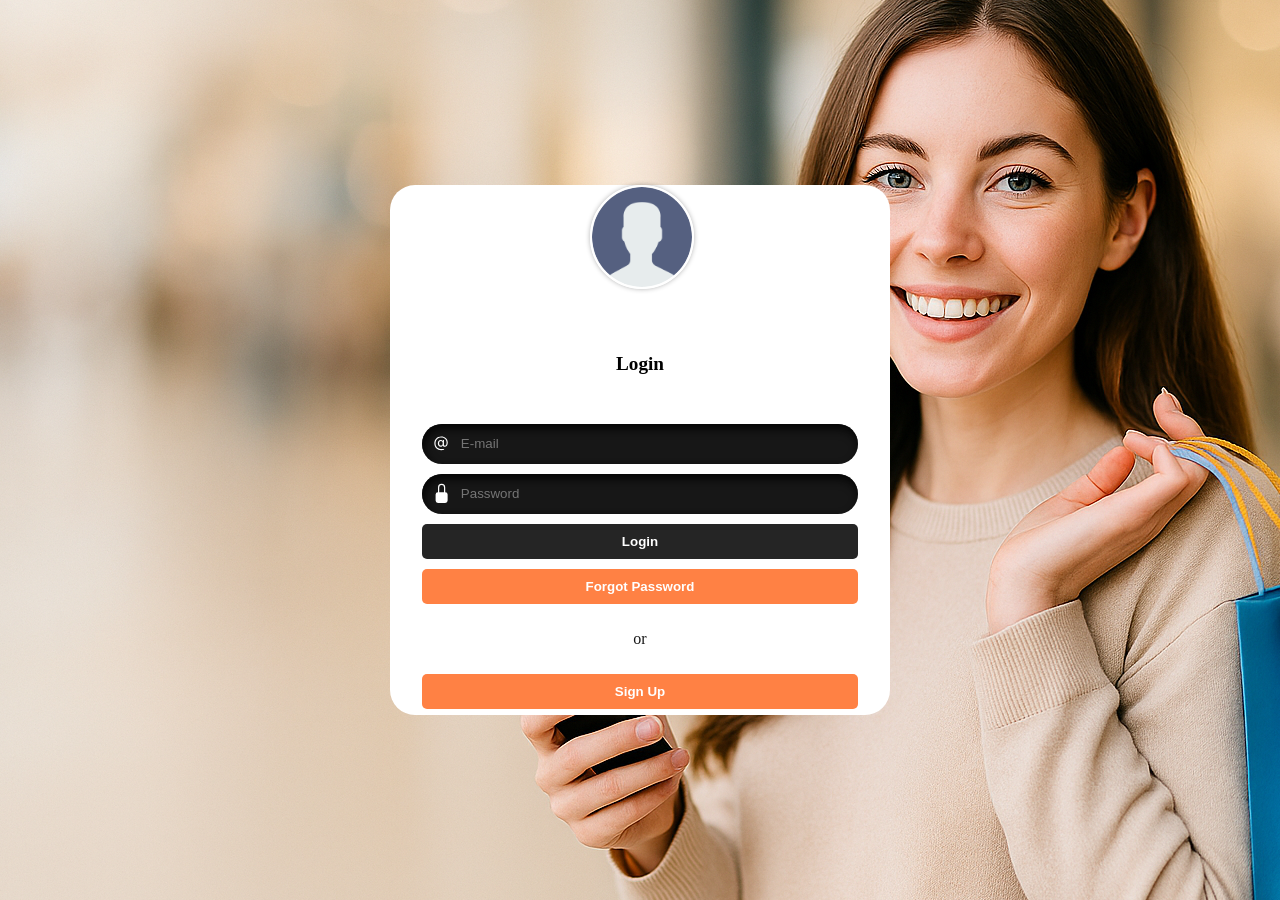
<file: index.html>
<!DOCTYPE html>
<html>
  <head>
    <meta http-equiv="refresh" content="0; url=login.html" />
    <title>Redirecting...</title>
  </head>
  <body>
    <p>If you are not redirected automatically, <a href="login.html">click here</a>.</p>
  </body>
</html>
</file>
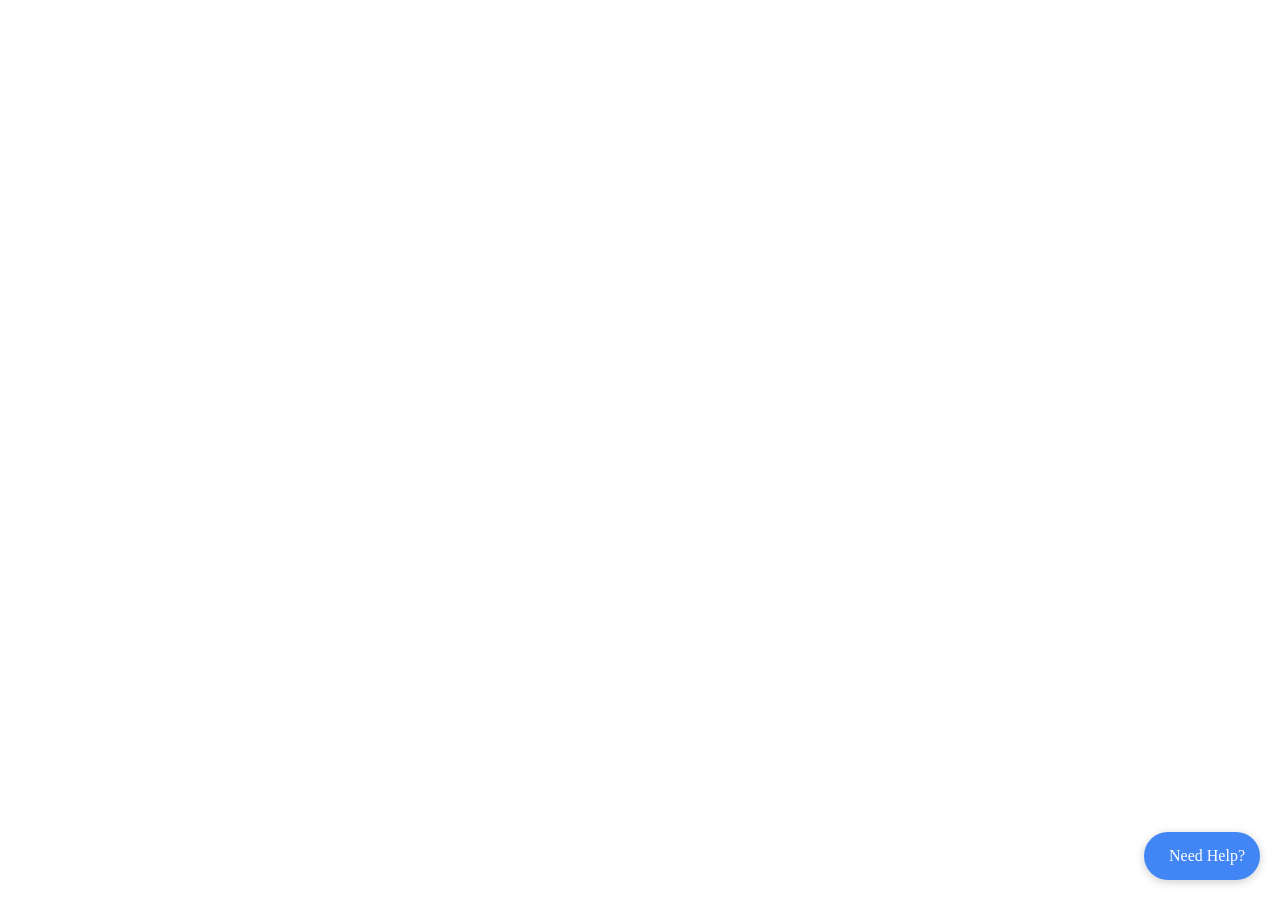
<file: chat.html>
<!DOCTYPE html>
<html>
    <head>
        
    </head>
    <body>
        <!-- Chatbot Container -->
        <div class="chatbot-container" id="chatbotContainer">
            <div class="chatbot-header">
                <h3>Reviqo Assistant</h3>
                <button class="close-chatbot" id="closeChatbot">×</button>
            </div>
            <div class="chatbot-messages" id="chatbotMessages">
                <!-- Messages will appear here -->
            </div>
            <div class="chatbot-input">
                <input type="text" id="userInput" placeholder="Type your question here...">
                <button id="sendMessage"><i class="fas fa-paper-plane"></i></button>
            </div>
        </div>
  
        <!-- Messenger Button -->
        <div class="messenger-button" id="messengerButton">
            <div class="messenger-icon">
                <i class="fas fa-comment-dots"></i>
            </div>
            <div class="messenger-text">Need Help?</div>
        </div>
        <style>
    .chatbot-container {
        display: none;
        position: fixed;
        bottom: 80px;
        right: 20px;
        width: 350px;
        background: white;
        border-radius: 10px;
        box-shadow: 0 5px 15px rgba(0,0,0,0.1);
        overflow: hidden;
        z-index: 1000;
        font-family: Arial, sans-serif;
    }
    
    .chatbot-header {
        background: #4285f4;
        color: white;
        padding: 15px;
        display: flex;
        justify-content: space-between;
        align-items: center;
    }
    
    .close-chatbot {
        background: none;
        border: none;
        color: white;
        font-size: 20px;
        cursor: pointer;
    }
    
    .chatbot-messages {
        height: 300px;
        padding: 15px;
        overflow-y: auto;
    }
    
    .message {
        margin-bottom: 15px;
        max-width: 80%;
        padding: 10px 15px;
        border-radius: 18px;
        line-height: 1.4;
    }
    
    .user-message {
        background: #e3f2fd;
        margin-left: auto;
        border-bottom-right-radius: 5px;
    }
    
    .bot-message {
        background: #f1f1f1;
        margin-right: auto;
        border-bottom-left-radius: 5px;
    }
    
    .chatbot-input {
        display: flex;
        padding: 10px;
        border-top: 1px solid #eee;
    }
    
    .chatbot-input input {
        flex: 1;
        padding: 10px;
        border: 1px solid #ddd;
        border-radius: 20px;
        outline: none;
    }
    
    .chatbot-input button {
        background: #4285f4;
        color: white;
        border: none;
        border-radius: 50%;
        width: 40px;
        height: 40px;
        margin-left: 10px;
        cursor: pointer;
    }
    
    .messenger-button {
        position: fixed;
        bottom: 20px;
        right: 20px;
        background: #4285f4;
        color: white;
        padding: 15px;
        border-radius: 50px;
        display: flex;
        align-items: center;
        cursor: pointer;
        box-shadow: 0 2px 10px rgba(0,0,0,0.2);
        z-index: 999;
    }
    
    .messenger-icon {
        font-size: 20px;
        margin-right: 10px;
    }
    
    .error {
        color: #d32f2f;
    }
</style>
<script>
    const API_KEY = "AIzaSyBdmZHadxkoib9-0zW36KhJiu-xqQXGzkU"; // Remember to keep this secure in production
    // ... (previous code remains the same until the try-catch block)

try {
    const response = await fetch(
        `https://generativelanguage.googleapis.com/v1beta/models/gemini-pro:generateContent?key=${API_KEY}`,
        {
            method: 'POST',
            headers: { 'Content-Type': 'application/json' },
            body: JSON.stringify({
                contents: [{
                    parts: [{ text: message }]
                }]
            })
        }
    );

    const data = await response.json();
    
    // Check if the response contains an error first
    if (data.error) {
        throw new Error(data.error.message || 'Unknown API error');
    }
    
    // Safely access the response data
    if (data.candidates && data.candidates[0] && data.candidates[0].content && 
        data.candidates[0].content.parts && data.candidates[0].content.parts[0]) {
        const botReply = data.candidates[0].content.parts[0].text;
        typingIndicator.innerHTML = `<span class="message-text">${botReply}</span>`;
    } else {
        throw new Error('Unexpected API response format');
    }
} catch (error) {
    console.error('API Error:', error);
    typingIndicator.innerHTML = `<span class="message-text error">Sorry, I encountered an error: ${error.message}</span>`;
}

// ... (rest of the code remains the same)

    document.addEventListener('DOMContentLoaded', function() {
        const chatbotContainer = document.getElementById('chatbotContainer');
        const closeChatbot = document.getElementById('closeChatbot');
        const chatbotMessages = document.getElementById('chatbotMessages');
        const userInput = document.getElementById('userInput');
        const sendMessage = document.getElementById('sendMessage');
        const messengerButton = document.getElementById('messengerButton');

        // Toggle chatbot visibility
        messengerButton.addEventListener('click', function() {
            chatbotContainer.style.display = 'block';
        });

        closeChatbot.addEventListener('click', function() {
            chatbotContainer.style.display = 'none';
        });

        // Send message function
        async function sendUserMessage() {
            const message = userInput.value.trim();
            if (!message) return;

            // Add user message to chat
            addMessage('user', message);
            userInput.value = '';

            // Show typing indicator
            const typingIndicator = addMessage('bot', 'Thinking...');
            
            try {
                const response = await fetch(
                    `https://generativelanguage.googleapis.com/v1beta/models/gemini-pro:generateContent?key=${API_KEY}`,
                    {
                        method: 'POST',
                        headers: { 'Content-Type': 'application/json' },
                        body: JSON.stringify({
                            contents: [{
                                parts: [{ text: message }]
                            }]
                        })
                    }
                );

                const data = await response.json();
                const botReply = data.candidates[0].content.parts[0].text;
                
                // Replace typing indicator with actual response
                typingIndicator.innerHTML = `<span class="message-text">${botReply}</span>`;
            } catch (error) {
                typingIndicator.innerHTML = `<span class="message-text error">Sorry, I encountered an error: ${error.message}</span>`;
            }
        }

        // Helper function to add messages
        function addMessage(sender, text) {
            const messageDiv = document.createElement('div');
            messageDiv.className = `message ${sender}-message`;
            messageDiv.innerHTML = `<span class="message-text">${text}</span>`;
            chatbotMessages.appendChild(messageDiv);
            chatbotMessages.scrollTop = chatbotMessages.scrollHeight;
            return messageDiv;
        }

        // Event listeners
        sendMessage.addEventListener('click', sendUserMessage);
        userInput.addEventListener('keypress', function(e) {
            if (e.key === 'Enter') sendUserMessage();
        });

        // Initial bot greeting
        addMessage('bot', "Hello! I'm Reviqo Assistant. How can I help you today?");
    });
    
</script>

</body>
</html>
    <!-- Add this CSS -->
</file>
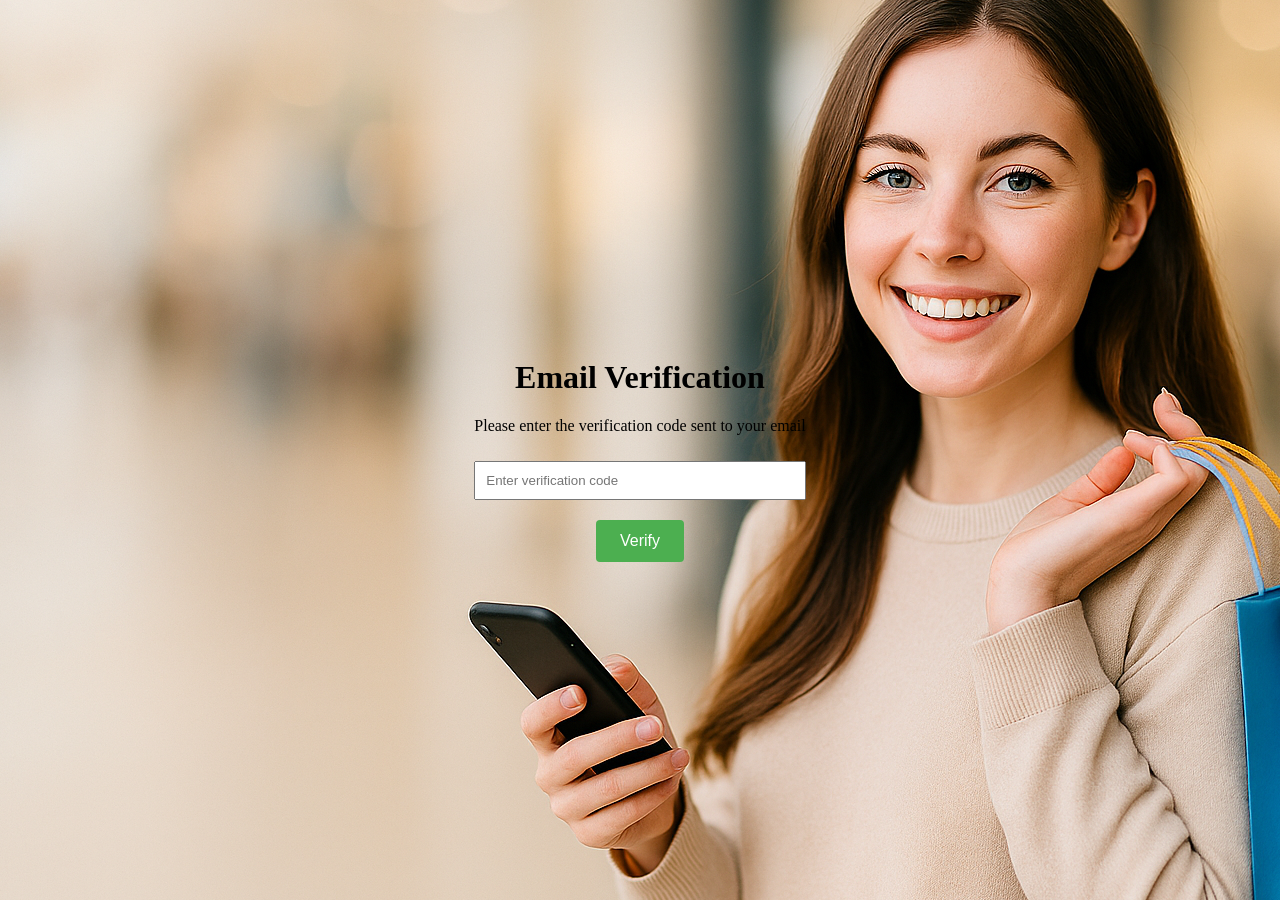
<file: confirm.html>
<!DOCTYPE html>
<html>
<head>
    <title>Email Verification</title>
    <link rel="stylesheet" href="confirm.css">
</head>
<body>
    <div class="email-verification">
        <h1>Email Verification</h1>
        <p>Please enter the verification code sent to your email</p>
        <input type="text" id="verificationCode" minlength="2" maxlength="9" placeholder="Enter verification code">
        <button id="verifyButton">Verify</button>
    </div>

    <script>
        document.getElementById('verifyButton').addEventListener('click', function() {
            const code = document.getElementById('verificationCode').value;
            
            if (!code) {
                alert('Please enter the verification code');
                return;
            }
            
            // Get account type from URL
            const urlParams = new URLSearchParams(window.location.search);
            const accountType = urlParams.get('type');
            
            // Redirect based on account type
            switch(accountType) {
                case 'customer':
                    window.location.href = 'home.html';
                    break;
                case 'owner':
                    window.location.href = 'shopow.html';
                    break;
                case 'manager':
                    window.location.href = 'private.html';
                    break;
                default:
                    window.location.href = 'home.html';
            }
        });
    </script>
</body>
</html>
</file>
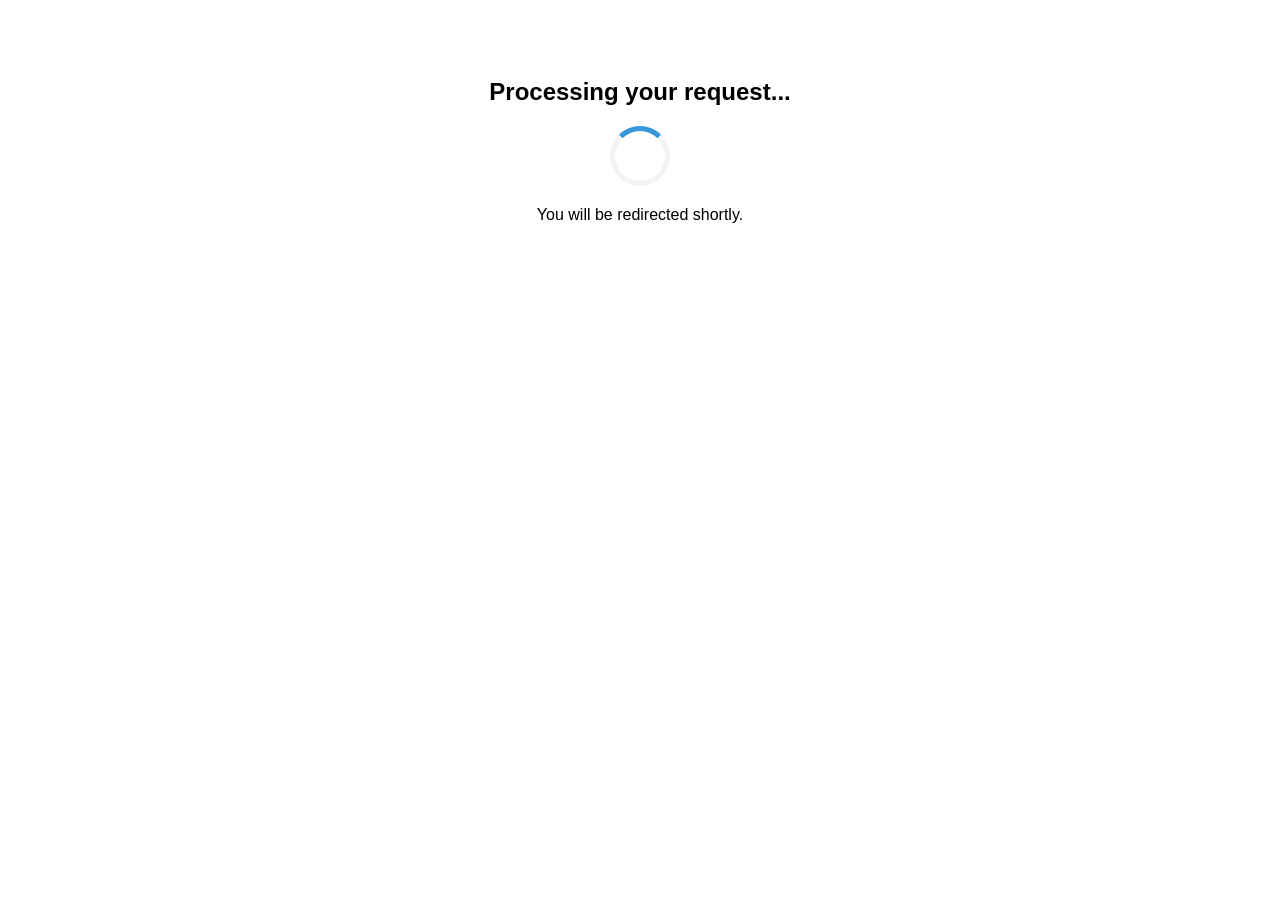
<file: confirmm.html>
<!DOCTYPE html>
<html>
<head>
    <title>Confirmation</title>
    <script>
        // Get the account type from URL parameters
        const urlParams = new URLSearchParams(window.location.search);
        const accountType = urlParams.get('type');
        
        // Redirect based on account type after 3 seconds
        setTimeout(() => {
            if(accountType === 'customer') {
                window.location.href = 'customer.html';
            } else if(accountType === 'owner') {
                window.location.href = 'home.html';
            } else {
                window.location.href = 'index.html'; // Fallback
            }
        }, 3000);
    </script>
    <style>
        body {
            font-family: Arial, sans-serif;
            text-align: center;
            padding: 50px;
        }
        .spinner {
            border: 5px solid #f3f3f3;
            border-top: 5px solid #3498db;
            border-radius: 50%;
            width: 50px;
            height: 50px;
            animation: spin 1s linear infinite;
            margin: 20px auto;
        }
        @keyframes spin {
            0% { transform: rotate(0deg); }
            100% { transform: rotate(360deg); }
        }
    </style>
</head>
<body>
    <h2>Processing your request...</h2>
    <div class="spinner"></div>
    <p>You will be redirected shortly.</p>
</body>
</html>
</file>
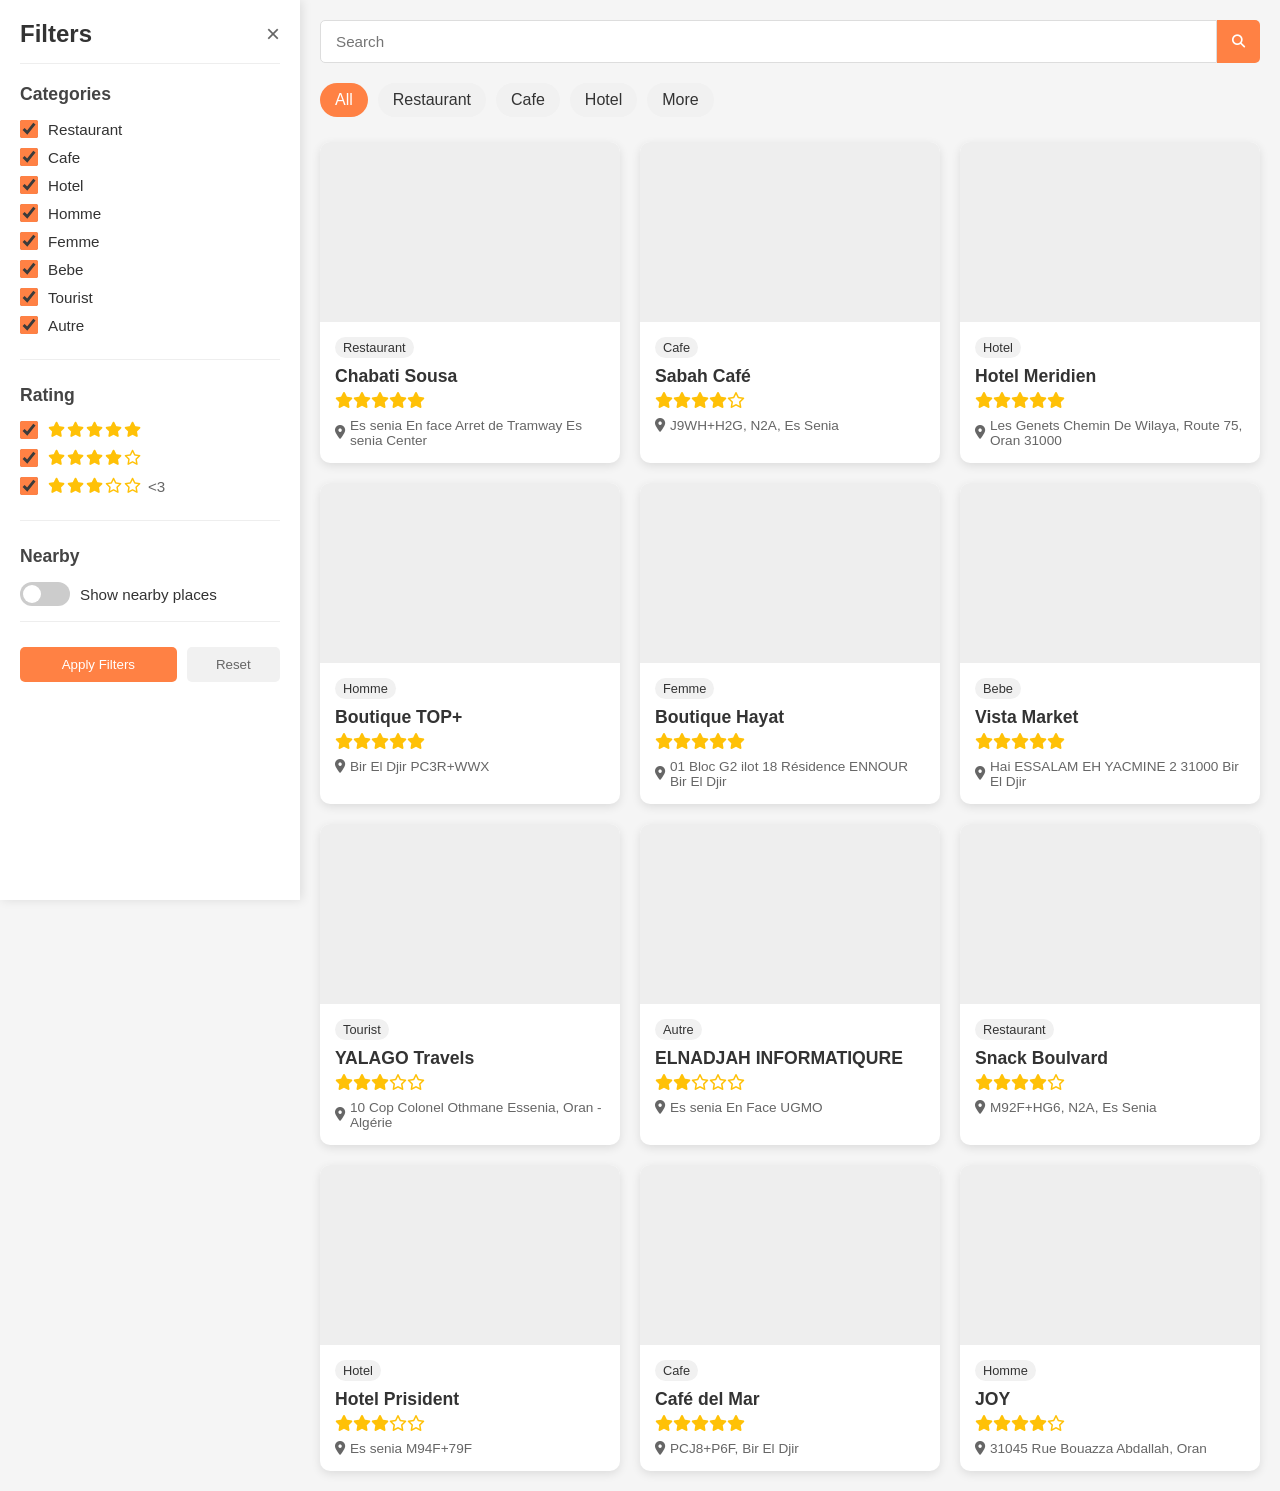
<file: Filter.html>
<!DOCTYPE html>
<html lang="en">
<head>
  <meta charset="UTF-8">
  <meta name="viewport" content="width=device-width, initial-scale=1.0">
  <title>Filter System</title>
  <link rel="stylesheet" href="Filter.css">
  <link rel="stylesheet" href="https://cdnjs.cloudflare.com/ajax/libs/font-awesome/6.4.0/css/all.min.css">
</head>
<body>
  <div class="container">
    <!-- Left Sidebar -->
    <div class="sidebar" id="filterSidebar">
      <div class="sidebar-header">
        <h3>Filters</h3>
        <button class="close-btn" id="closeFilterBtn">×</button>
      </div>
      
      <div class="filter-section">
        <h3>Categories</h3>
        <div class="checkbox-group">
          <label class="checkbox-label">
            <input type="checkbox" name="category" value="Restaurant" checked>
            <span>Restaurant</span>
          </label>
        </div>
        <div class="checkbox-group">
          <label class="checkbox-label">
            <input type="checkbox" name="category" value="Cafe" checked>
            <span>Cafe</span>
          </label>
        </div>
        <div class="checkbox-group">
          <label class="checkbox-label">
            <input type="checkbox" name="category" value="Hotel" checked>
            <span>Hotel</span>
          </label>
        </div>
        <div class="checkbox-group">
          <label class="checkbox-label">
            <input type="checkbox" name="category" value="Homme" checked>
            <span>Homme</span>
          </label>
        </div>
        <div class="checkbox-group">
          <label class="checkbox-label">
            <input type="checkbox" name="category" value="Femme" checked>
            <span>Femme</span>
          </label>
        </div>
        <div class="checkbox-group">
          <label class="checkbox-label">
            <input type="checkbox" name="category" value="Bebe" checked>
            <span>Bebe</span>
          </label>
        </div>
        <div class="checkbox-group">
          <label class="checkbox-label">
            <input type="checkbox" name="category" value="Tourist" checked>
            <span>Tourist</span>
          </label>
        </div>
        <div class="checkbox-group">
          <label class="checkbox-label">
            <input type="checkbox" name="category" value="Autre" checked>
            <span>Autre</span>
          </label>
        </div>
      </div>

      <div class="filter-section">
        <h3>Rating</h3>
        <div class="checkbox-group">
          <label class="checkbox-label">
            <input type="checkbox" name="rating" value="5" checked>
            <span class="rating-stars">
              <i class="fas fa-star"></i>
              <i class="fas fa-star"></i>
              <i class="fas fa-star"></i>
              <i class="fas fa-star"></i>
              <i class="fas fa-star"></i>
            </span>
          </label>
        </div>
        <div class="checkbox-group">
          <label class="checkbox-label">
            <input type="checkbox" name="rating" value="4" checked>
            <span class="rating-stars">
              <i class="fas fa-star"></i>
              <i class="fas fa-star"></i>
              <i class="fas fa-star"></i>
              <i class="fas fa-star"></i>
              <i class="far fa-star"></i>
            </span>
          </label>
        </div>
        <div class="checkbox-group">
          <label class="checkbox-label">
            <input type="checkbox" name="rating" value="3" checked>
            <span class="rating-stars">
              <i class="fas fa-star"></i>
              <i class="fas fa-star"></i>
              <i class="fas fa-star"></i>
              <i class="far fa-star"></i>
              <i class="far fa-star"></i>
              <span class="less-than">&lt;3</span>
            </span>
          </label>
        </div>
      </div>

      <div class="filter-section">
        <h3>Nearby</h3>
        <div class="toggle-container">
          <label class="toggle">
            <input type="checkbox" id="nearbyToggle">
            <span class="toggle-slider"></span>
          </label>
          <span class="toggle-label">Show nearby places</span>
        </div>
      </div>

      <div class="filter-actions">
        <button class="apply-btn" id="applyFilters">Apply Filters</button>
        <button class="reset-btn" id="resetFilters">Reset</button>
      </div>
    </div>

    <!-- Main Content -->
    <div class="main-content">
      <!-- Search Bar -->
      <div class="search-container">
        <div class="search-bar">
          <input type="text" placeholder="Search" id="searchInput">
          <button class="search-btn">
            <i class="fas fa-search"></i>
          </button>
        </div>
        <div class="filter-btn" id="filterBtn">
          <i class="fas fa-sliders"></i> Filter
        </div>
      </div>

      <!-- Category Tabs -->
      <div class="category-tabs">
        <div class="tab active" data-category="all">All</div>
        <div class="tab" data-category="Restaurant">Restaurant</div>
        <div class="tab" data-category="Cafe">Cafe</div>
        <div class="tab" data-category="Hotel">Hotel</div>
        <div class="tab" data-category="more">More</div>
      </div>

      <!-- Grid Items -->
      <div class="grid-container" id="itemsGrid">
        <!-- Items will be dynamically generated here -->
      </div>

      <!-- No Results Message -->
      <div class="no-results" id="noResults">
        <i class="fas fa-search"></i>
        <p>No results found. Try adjusting your filters.</p>
      </div>
    </div>
  </div>

  <!-- Overlay for mobile -->
  <div class="overlay" id="overlay"></div>

  <script src="Filter.js"></script>
</body>
</html>
</file>
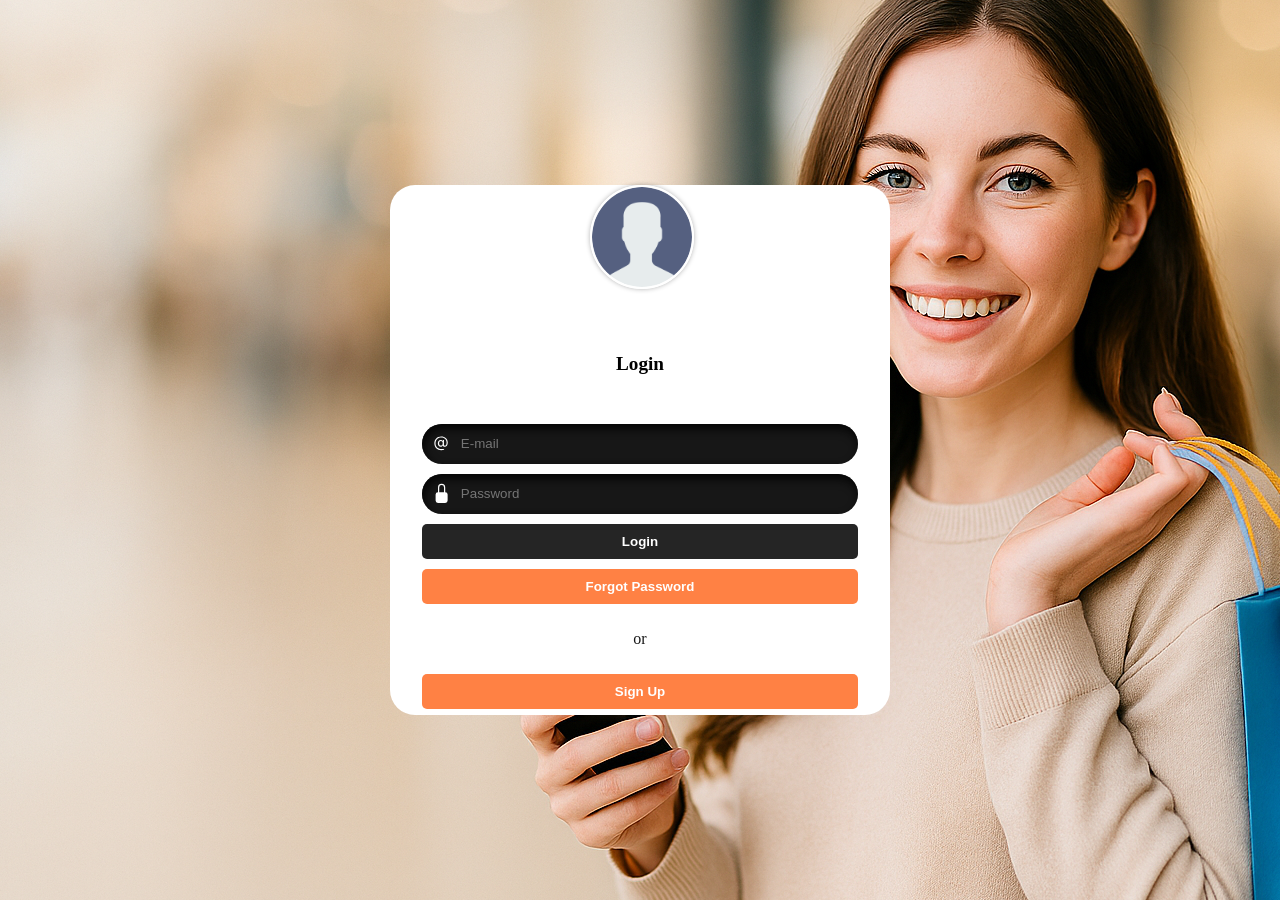
<file: login.html>
<!DOCTYPE html>
<html>
  <head>
  <link href="login.css" rel="stylesheet" type="text/css" >
  </head>
  <body>
  <div id="login-tab">
  <form class="form">
    <div class="avatar-container">
      <img src="img/user.png" class="avatar" id="avatarPreview">
      <input type="image" id="avatarInput" accept="image/*" style="display: none;">
    </div>
    <h1 id="heading">Login</h1>
    <div class="field">
    <svg class="input-icon" xmlns="http://www.w3.org/2000/svg" width="16" height="16" fill="currentColor" viewBox="0 0 16 16">
    <path d="M13.106 7.222c0-2.967-2.249-5.032-5.482-5.032-3.35 0-5.646 2.318-5.646 5.702 0 3.493 2.235 5.708 5.762 5.708.862 0 1.689-.123 2.304-.335v-.862c-.43.199-1.354.328-2.29.328-2.926 0-4.813-1.88-4.813-4.798 0-2.844 1.921-4.881 4.594-4.881 2.735 0 4.608 1.688 4.608 4.156 0 1.682-.554 2.769-1.416 2.769-.492 0-.772-.28-.772-.76V5.206H8.923v.834h-.11c-.266-.595-.881-.964-1.6-.964-1.4 0-2.378 1.162-2.378 2.823 0 1.737.957 2.906 2.379 2.906.8 0 1.415-.39 1.709-1.087h.11c.081.67.703 1.148 1.503 1.148 1.572 0 2.57-1.415 2.57-3.643zm-7.177.704c0-1.197.54-1.907 1.456-1.907.93 0 1.524.738 1.524 1.907S8.308 9.84 7.371 9.84c-.895 0-1.442-.725-1.442-1.914z"></path>
    </svg>
      <input autocomplete="off" placeholder="E-mail" class="input-field" type="text">
    </div>
    <div class="field">
    <svg class="input-icon" xmlns="http://www.w3.org/2000/svg" width="16" height="16" fill="currentColor" viewBox="0 0 16 16">
    <path d="M8 1a2 2 0 0 1 2 2v4H6V3a2 2 0 0 1 2-2zm3 6V3a3 3 0 0 0-6 0v4a2 2 0 0 0-2 2v5a2 2 0 0 0 2 2h6a2 2 0 0 0 2-2V9a2 2 0 0 0-2-2z"></path>
    </svg>
      <input placeholder="Password" class="input-field" type="password">
    </div>
    <button class="button1" type="button" onclick="gohome()">&nbsp;&nbsp;&nbsp;&nbsp;&nbsp;&nbsp;Login&nbsp;&nbsp;&nbsp;&nbsp;&nbsp;&nbsp;</button>
    <button class="button2">Forgot Password</button>
    <p> or </p>
    <button type="button" class="button2" onclick="goToSignup()">Sign Up</button>
    <script>
      function goToSignup() {
        window.location.href = 'signup.html'; // يفتح في تبويب جديد
    // أو استخدم هذا بدلًا منه ليفتح في نفس التبويب:
    // window.location.href = 'signup.html';
    }
    function gohome(){
      window.location.href = 'home.html';
    }
      
    </script>
    
  </form>
  </div>
  <script>
    const avatarInput = document.getElementById('avatarInput');
    const avatarPreview = document.getElementById('avatarPreview');
  
    document.querySelector('.avatar-container').addEventListener('click', () => {
      avatarInput.click();
    });
  
    avatarInput.addEventListener('change', function() {
      const file = this.files[0];
      if (file) {
        const reader = new FileReader();
        reader.onload = function(e) {
          avatarPreview.setAttribute('src', e.target.result);
        }
        reader.readAsDataURL(file);
      }
    });
  </script>

</body>
</html>
</file>
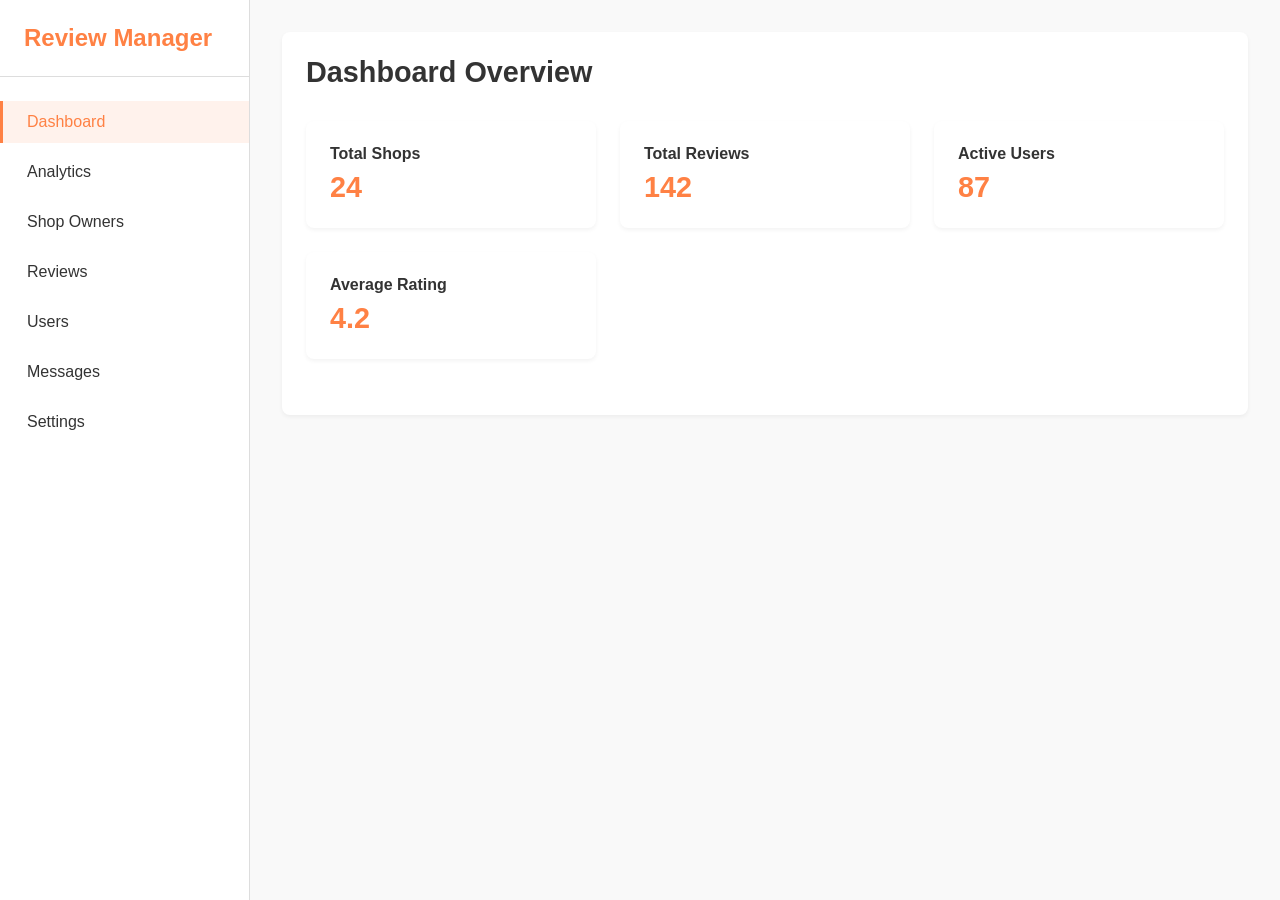
<file: private.html>
<!DOCTYPE html>
<html lang="en">
<head>
    <meta charset="UTF-8">
    <meta name="viewport" content="width=device-width, initial-scale=1.0">
    <title>Admin Dashboard - Review Manager</title>
    <link rel="stylesheet" href="private.css">
</head>
<body>
    <!-- Dashboard Section -->
    <div class="dashboard-container" id="dashboardContainer">
        <!-- Sidebar -->
        <div class="sidebar">
            <div class="sidebar-header">
                <h2>Review Manager</h2>
            </div>
            <ul class="nav-menu">
                <li class="nav-item">
                    <a href="#" class="nav-link active" data-section="dashboard">Dashboard</a>
                </li>
                <li class="nav-item">
                    <a href="#" class="nav-link" data-section="analytics">Analytics</a>
                </li>
                <li class="nav-item">
                    <a href="#" class="nav-link" data-section="shops">Shop Owners</a>
                </li>
                <li class="nav-item">
                    <a href="#" class="nav-link" data-section="reviews">Reviews</a>
                </li>
                <li class="nav-item">
                    <a href="#" class="nav-link" data-section="users">Users</a>
                </li>
                <li class="nav-item">
                    <a href="#" class="nav-link" data-section="messages">Messages</a>
                </li>
                <li class="nav-item">
                    <a href="#" class="nav-link" data-section="settings">Settings</a>
                </li>
            </ul>
        </div>

        <!-- Main Content -->
        <div class="main-content">
            <!-- Dashboard Overview -->
            <div class="content-section active" id="dashboard">
                <div class="page-header">
                    <h1>Dashboard Overview</h1>
                </div>
                <div class="stats-container">
                    <div class="stat-card">
                        <h3>Total Shops</h3>
                        <p>24</p>
                    </div>
                    <div class="stat-card">
                        <h3>Total Reviews</h3>
                        <p>142</p>
                    </div>
                    <div class="stat-card">
                        <h3>Active Users</h3>
                        <p>87</p>
                    </div>
                    <div class="stat-card">
                        <h3>Average Rating</h3>
                        <p>4.2</p>
                    </div>
                </div>
                <div class="content-section">
                    <div class="section-header">
                        <h2>Recent Activity</h2>
                    </div>
                    <table>
                        <thead>
                            <tr>
                                <th>Date</th>
                                <th>User</th>
                                <th>Action</th>
                                <th>Details</th>
                            </tr>
                        </thead>
                        <tbody>
                            <tr>
                                <td>2025-05-19</td>
                                <td>John Doe</td>
                                <td>Added Review</td>
                                <td>5-star review for "Coffee Shop"</td>
                            </tr>
                            <tr>
                                <td>2025-05-18</td>
                                <td>Jane Smith</td>
                                <td>Registered</td>
                                <td>New shop owner registration</td>
                            </tr>
                            <tr>
                                <td>2025-05-18</td>
                                <td>Admin</td>
                                <td>Deleted Review</td>
                                <td>Removed inappropriate content</td>
                            </tr>
                            <tr>
                                <td>2025-05-17</td>
                                <td>Mike Johnson</td>
                                <td>Updated Profile</td>
                                <td>Changed shop description</td>
                            </tr>
                        </tbody>
                    </table>
                </div>
            </div>

            <!-- Analytics Section -->
            <div class="content-section" id="analytics">
                <div class="page-header">
                    <h1>Analytics Dashboard</h1>
                    <div class="date-filter">
                        <label for="dateRange">Time Period:</label>
                        <select id="dateRange" class="form-control">
                            <option value="7">Last 7 Days</option>
                            <option value="30" selected>Last 30 Days</option>
                            <option value="90">Last 90 Days</option>
                            <option value="365">Last Year</option>
                            <option value="all">All Time</option>
                        </select>
                        <button class="btn btn-primary" id="exportAnalyticsBtn">Export Data</button>
                    </div>
                </div>

                <!-- Registration Summary -->
                <div class="stats-container">
                    <div class="stat-card">
                        <h3>Total Registrations</h3>
                        <p>111</p>
                        <span class="trend positive">+15.3%</span>
                    </div>
                    <div class="stat-card">
                        <h3>Shop Owners</h3>
                        <p>24</p>
                        <span class="trend positive">+8.2%</span>
                    </div>
                    <div class="stat-card">
                        <h3>Customers</h3>
                        <p>87</p>
                        <span class="trend positive">+17.5%</span>
                    </div>
                    <div class="stat-card">
                        <h3>Conversion Rate</h3>
                        <p>3.8%</p>
                        <span class="trend negative">-0.5%</span>
                    </div>
                </div>

                <!-- Registration Charts -->
                <div class="analytics-card">
                    <div class="section-header">
                        <h2>Registration Trends</h2>
                    </div>
                    <div class="chart-container">
                        <canvas id="registrationChart" height="300"></canvas>
                    </div>
                </div>

                <!-- User Distribution -->
                <div class="analytics-grid">
                    <div class="analytics-card">
                        <div class="section-header">
                            <h2>User Type Distribution</h2>
                        </div>
                        <div class="chart-container">
                            <canvas id="userDistributionChart" height="250"></canvas>
                        </div>
                    </div>
                    
                    <div class="analytics-card">
                        <div class="section-header">
                            <h2>User Activity</h2>
                        </div>
                        <div class="chart-container">
                            <canvas id="userActivityChart" height="250"></canvas>
                        </div>
                    </div>
                </div>

                <!-- Website Integration -->
                <div class="analytics-card">
                    <div class="section-header">
                        <h2>Website Integration</h2>
                    </div>
                    <div class="integration-stats">
                        <div class="integration-item">
                            <h3>API Calls</h3>
                            <div class="progress-container">
                                <div class="progress-bar" style="width: 75%;">12,458</div>
                            </div>
                            <p class="integration-detail">75% of daily limit</p>
                        </div>
                        <div class="integration-item">
                            <h3>Widget Loads</h3>
                            <div class="progress-container">
                                <div class="progress-bar" style="width: 62%;">5,234</div>
                            </div>
                            <p class="integration-detail">62% success rate</p>
                        </div>
                        <div class="integration-item">
                            <h3>Embedded Reviews</h3>
                            <div class="progress-container">
                                <div class="progress-bar" style="width: 42%;">87</div>
                            </div>
                            <p class="integration-detail">42% of shops using</p>
                        </div>
                        <div class="integration-item">
                            <h3>Referral Traffic</h3>
                            <div class="progress-container">
                                <div class="progress-bar" style="width: 23%;">3,127</div>
                            </div>
                            <p class="integration-detail">23% of total traffic</p>
                        </div>
                    </div>
                </div>

                <!-- Integration Details -->
                <div class="analytics-card">
                    <div class="section-header">
                        <h2>Integration Details</h2>
                    </div>
                    <table>
                        <thead>
                            <tr>
                                <th>Integration Point</th>
                                <th>Status</th>
                                <th>API Calls</th>
                                <th>Success Rate</th>
                                <th>Avg. Response Time</th>
                                <th>Last Check</th>
                            </tr>
                        </thead>
                        <tbody>
                            <tr>
                                <td>User Authentication</td>
                                <td><span class="status-badge success">Active</span></td>
                                <td>12,458</td>
                                <td>99.8%</td>
                                <td>124ms</td>
                                <td>2025-05-19 14:23</td>
                            </tr>
                            <tr>
                                <td>Review Submission</td>
                                <td><span class="status-badge success">Active</span></td>
                                <td>5,872</td>
                                <td>99.5%</td>
                                <td>187ms</td>
                                <td>2025-05-19 14:23</td>
                            </tr>
                            <tr>
                                <td>Shop Registration</td>
                                <td><span class="status-badge success">Active</span></td>
                                <td>1,245</td>
                                <td>100%</td>
                                <td>210ms</td>
                                <td>2025-05-19 14:22</td>
                            </tr>
                            <tr>
                                <td>Payment Processing</td>
                                <td><span class="status-badge warning">Degraded</span></td>
                                <td>3,421</td>
                                <td>97.2%</td>
                                <td>356ms</td>
                                <td>2025-05-19 14:20</td>
                            </tr>
                            <tr>
                                <td>Email Notifications</td>
                                <td><span class="status-badge success">Active</span></td>
                                <td>8,745</td>
                                <td>99.9%</td>
                                <td>98ms</td>
                                <td>2025-05-19 14:23</td>
                            </tr>
                        </tbody>
                    </table>
                </div>

                <!-- Integration Code -->
                <div class="analytics-card">
                    <div class="section-header">
                        <h2>Integration Code</h2>
                    </div>
                    <div class="code-container">
                        <pre><code>&lt;script src="https://reviewmanager.com/widget.js" 
        data-shop-id="YOUR_SHOP_ID"
        data-theme="light"
        data-display="slider"&gt;&lt;/script&gt;</code></pre>
                        <button class="btn btn-primary" id="copyCodeBtn">Copy Code</button>
                    </div>
                </div>
            </div>

            <!-- Shop Owners Section -->
            <div class="content-section" id="shops">
                <div class="page-header">
                    <h1>Shop Owners Management</h1>
                    <button class="btn btn-primary" id="addShopBtn">Add New Shop</button>
                </div>
                <div class="search-bar">
                    <input type="text" placeholder="Search shops..." id="shopSearch">
                </div>
                <table>
                    <thead>
                        <tr>
                            <th>ID</th>
                            <th>Shop Name</th>
                            <th>Owner</th>
                            <th>Category</th>
                            <th>Rating</th>
                            <th>Status</th>
                            <th>Actions</th>
                        </tr>
                    </thead>
                    <tbody id="shopsTableBody">
                        <tr>
                            <td>1</td>
                            <td>Coffee Haven</td>
                            <td>John Smith</td>
                            <td>Cafe</td>
                            <td>4.8</td>
                            <td>Active</td>
                            <td class="action-buttons">
                                <button class="btn btn-warning btn-sm edit-shop">Edit</button>
                                <button class="btn btn-danger btn-sm delete-shop">Delete</button>
                                <button class="btn btn-primary btn-sm contact-shop">Contact</button>
                            </td>
                        </tr>
                        <tr>
                            <td>2</td>
                            <td>Burger Palace</td>
                            <td>Sarah Johnson</td>
                            <td>Restaurant</td>
                            <td>4.2</td>
                            <td>Active</td>
                            <td class="action-buttons">
                                <button class="btn btn-warning btn-sm edit-shop">Edit</button>
                                <button class="btn btn-danger btn-sm delete-shop">Delete</button>
                                <button class="btn btn-primary btn-sm contact-shop">Contact</button>
                            </td>
                        </tr>
                        <tr>
                            <td>3</td>
                            <td>Tech Gadgets</td>
                            <td>Mike Wilson</td>
                            <td>Electronics</td>
                            <td>3.9</td>
                            <td>Pending</td>
                            <td class="action-buttons">
                                <button class="btn btn-warning btn-sm edit-shop">Edit</button>
                                <button class="btn btn-danger btn-sm delete-shop">Delete</button>
                                <button class="btn btn-primary btn-sm contact-shop">Contact</button>
                            </td>
                        </tr>
                        <tr>
                            <td>4</td>
                            <td>Fashion Hub</td>
                            <td>Emily Davis</td>
                            <td>Clothing</td>
                            <td>4.5</td>
                            <td>Active</td>
                            <td class="action-buttons">
                                <button class="btn btn-warning btn-sm edit-shop">Edit</button>
                                <button class="btn btn-danger btn-sm delete-shop">Delete</button>
                                <button class="btn btn-primary btn-sm contact-shop">Contact</button>
                            </td>
                        </tr>
                    </tbody>
                </table>
            </div>

            <!-- Reviews Section -->
            <div class="content-section" id="reviews">
                <div class="page-header">
                    <h1>Reviews Management</h1>
                </div>
                <div class="search-bar">
                    <input type="text" placeholder="Search reviews..." id="reviewSearch">
                </div>
                <table>
                    <thead>
                        <tr>
                            <th>ID</th>
                            <th>User</th>
                            <th>Shop</th>
                            <th>Rating</th>
                            <th>Comment</th>
                            <th>Date</th>
                            <th>Actions</th>
                        </tr>
                    </thead>
                    <tbody id="reviewsTableBody">
                        <tr>
                            <td>1</td>
                            <td>Alex Johnson</td>
                            <td>Coffee Haven</td>
                            <td>5</td>
                            <td>Great coffee and atmosphere!</td>
                            <td>2025-05-15</td>
                            <td class="action-buttons">
                                <button class="btn btn-warning btn-sm edit-review">Edit</button>
                                <button class="btn btn-danger btn-sm delete-review">Delete</button>
                                <button class="btn btn-primary btn-sm feature-review">Feature</button>
                            </td>
                        </tr>
                        <tr>
                            <td>2</td>
                            <td>Maria Garcia</td>
                            <td>Burger Palace</td>
                            <td>4</td>
                            <td>Delicious burgers but slow service.</td>
                            <td>2025-05-14</td>
                            <td class="action-buttons">
                                <button class="btn btn-warning btn-sm edit-review">Edit</button>
                                <button class="btn btn-danger btn-sm delete-review">Delete</button>
                                <button class="btn btn-primary btn-sm feature-review">Feature</button>
                            </td>
                        </tr>
                        <tr>
                            <td>3</td>
                            <td>David Lee</td>
                            <td>Tech Gadgets</td>
                            <td>3</td>
                            <td>Average products, could be better.</td>
                            <td>2025-05-13</td>
                            <td class="action-buttons">
                                <button class="btn btn-warning btn-sm edit-review">Edit</button>
                                <button class="btn btn-danger btn-sm delete-review">Delete</button>
                                <button class="btn btn-primary btn-sm feature-review">Feature</button>
                            </td>
                        </tr>
                        <tr>
                            <td>4</td>
                            <td>Sophia Martinez</td>
                            <td>Fashion Hub</td>
                            <td>5</td>
                            <td>Amazing collection and great customer service!</td>
                            <td>2025-05-12</td>
                            <td class="action-buttons">
                                <button class="btn btn-warning btn-sm edit-review">Edit</button>
                                <button class="btn btn-danger btn-sm delete-review">Delete</button>
                                <button class="btn btn-primary btn-sm feature-review">Feature</button>
                            </td>
                        </tr>
                    </tbody>
                </table>
            </div>

            <!-- Users Section -->
            <div class="content-section" id="users">
                <div class="page-header">
                    <h1>Users Management</h1>
                    <button class="btn btn-primary" id="addUserBtn">Add New User</button>
                </div>
                <div class="search-bar">
                    <input type="text" placeholder="Search users..." id="userSearch">
                </div>
                <table>
                    <thead>
                        <tr>
                            <th>ID</th>
                            <th>Name</th>
                            <th>Email</th>
                            <th>Role</th>
                            <th>Joined</th>
                            <th>Status</th>
                            <th>Actions</th>
                        </tr>
                    </thead>
                    <tbody id="usersTableBody">
                        <tr>
                            <td>1</td>
                            <td>John Doe</td>
                            <td>john@example.com</td>
                            <td>Customer</td>
                            <td>2025-01-15</td>
                            <td>Active</td>
                            <td class="action-buttons">
                                <button class="btn btn-warning btn-sm edit-user">Edit</button>
                                <button class="btn btn-danger btn-sm delete-user">Delete</button>
                                <button class="btn btn-primary btn-sm contact-user">Contact</button>
                            </td>
                        </tr>
                        <tr>
                            <td>2</td>
                            <td>Jane Smith</td>
                            <td>jane@example.com</td>
                            <td>Shop Owner</td>
                            <td>2025-02-20</td>
                            <td>Active</td>
                            <td class="action-buttons">
                                <button class="btn btn-warning btn-sm edit-user">Edit</button>
                                <button class="btn btn-danger btn-sm delete-user">Delete</button>
                                <button class="btn btn-primary btn-sm contact-user">Contact</button>
                            </td>
                        </tr>
                        <tr>
                            <td>3</td>
                            <td>Mike Johnson</td>
                            <td>mike@example.com</td>
                            <td>Shop Owner</td>
                            <td>2025-03-10</td>
                            <td>Inactive</td>
                            <td class="action-buttons">
                                <button class="btn btn-warning btn-sm edit-user">Edit</button>
                                <button class="btn btn-danger btn-sm delete-user">Delete</button>
                                <button class="btn btn-primary btn-sm contact-user">Contact</button>
                            </td>
                        </tr>
                        <tr>
                            <td>4</td>
                            <td>Sarah Williams</td>
                            <td>sarah@example.com</td>
                            <td>Customer</td>
                            <td>2025-04-05</td>
                            <td>Active</td>
                            <td class="action-buttons">
                                <button class="btn btn-warning btn-sm edit-user">Edit</button>
                                <button class="btn btn-danger btn-sm delete-user">Delete</button>
                                <button class="btn btn-primary btn-sm contact-user">Contact</button>
                            </td>
                        </tr>
                    </tbody>
                </table>
            </div>

            <!-- Messages Section -->
            <div class="content-section" id="messages">
                <div class="page-header">
                    <h1>Messages</h1>
                    <button class="btn btn-primary" id="composeBtn">Compose Message</button>
                </div>
                <div class="search-bar">
                    <input type="text" placeholder="Search messages..." id="messageSearch">
                </div>
                <table>
                    <thead>
                        <tr>
                            <th>ID</th>
                            <th>From</th>
                            <th>To</th>
                            <th>Subject</th>
                            <th>Date</th>
                            <th>Status</th>
                            <th>Actions</th>
                        </tr>
                    </thead>
                    <tbody id="messagesTableBody">
                        <tr>
                            <td>1</td>
                            <td>John Smith (Coffee Haven)</td>
                            <td>Admin</td>
                            <td>Question about review policy</td>
                            <td>2025-05-18</td>
                            <td>Unread</td>
                            <td class="action-buttons">
                                <button class="btn btn-primary btn-sm view-message">View</button>
                                <button class="btn btn-danger btn-sm delete-message">Delete</button>
                            </td>
                        </tr>
                        <tr>
                            <td>2</td>
                            <td>Admin</td>
                            <td>Sarah Johnson (Burger Palace)</td>
                            <td>Your account has been approved</td>
                            <td>2025-05-17</td>
                            <td>Read</td>
                            <td class="action-buttons">
                                <button class="btn btn-primary btn-sm view-message">View</button>
                                <button class="btn btn-danger btn-sm delete-message">Delete</button>
                            </td>
                        </tr>
                        <tr>
                            <td>3</td>
                            <td>Mike Wilson (Tech Gadgets)</td>
                            <td>Admin</td>
                            <td>Request to remove a review</td>
                            <td>2025-05-16</td>
                            <td>Unread</td>
                            <td class="action-buttons">
                                <button class="btn btn-primary btn-sm view-message">View</button>
                                <button class="btn btn-danger btn-sm delete-message">Delete</button>
                            </td>
                        </tr>
                        <tr>
                            <td>4</td>
                            <td>Admin</td>
                            <td>All Shop Owners</td>
                            <td>New feature announcement</td>
                            <td>2025-05-15</td>
                            <td>Read</td>
                            <td class="action-buttons">
                                <button class="btn btn-primary btn-sm view-message">View</button>
                                <button class="btn btn-danger btn-sm delete-message">Delete</button>
                            </td>
                        </tr>
                    </tbody>
                </table>
            </div>

            <!-- Settings Section -->
            <div class="content-section" id="settings">
                <div class="page-header">
                    <h1>Settings</h1>
                </div>
                <div class="content-section">
                    <div class="section-header">
                        <h2>General Settings</h2>
                    </div>
                    <div class="form-group">
                        <label for="siteName">Site Name</label>
                        <input type="text" id="siteName" class="form-control" value="Review Manager">
                    </div>
                    <div class="form-group">
                        <label for="siteDescription">Site Description</label>
                        <textarea id="siteDescription" class="form-control" rows="3">A platform for managing shop reviews and ratings.</textarea>
                    </div>
                    <div class="form-group">
                        <label for="contactEmail">Contact Email</label>
                        <input type="email" id="contactEmail" class="form-control" value="contact@reviewmanager.com">
                    </div>
                    <button class="btn btn-primary" id="saveGeneralSettings">Save Changes</button>
                </div>
                <div class="content-section">
                    <div class="section-header">
                        <h2>Review Settings</h2>
                    </div>
                    <div class="form-group">
                        <label for="moderationEnabled">
                            <input type="checkbox" id="moderationEnabled" checked> Enable Review Moderation
                        </label>
                    </div>
                    <div class="form-group">
                        <label for="allowAnonymous">
                            <input type="checkbox" id="allowAnonymous"> Allow Anonymous Reviews
                        </label>
                    </div>
                    <div class="form-group">
                        <label for="minReviewLength">Minimum Review Length (characters)</label>
                        <input type="number" id="minReviewLength" class="form-control" value="10">
                    </div>
                    <div class="form-group">
                        <label for="maxReviewLength">Maximum Review Length (characters)</label>
                        <input type="number" id="maxReviewLength" class="form-control" value="500">
                    </div>
                    <button class="btn btn-primary" id="saveReviewSettings">Save Changes</button>
                </div>
            </div>
        </div>
    </div>

    <!-- Modals -->
    <!-- Add Shop Modal -->
    <div class="modal" id="addShopModal">
        <div class="modal-content">
            <div class="modal-header">
                <h3>Add New Shop</h3>
                <button class="close-modal">&times;</button>
            </div>
            <div class="form-group">
                <label for="shopName">Shop Name</label>
                <input type="text" id="shopName" class="form-control" placeholder="Enter shop name">
            </div>
            <div class="form-group">
                <label for="ownerName">Owner Name</label>
                <input type="text" id="ownerName" class="form-control" placeholder="Enter owner name">
            </div>
            <div class="form-group">
                <label for="shopCategory">Category</label>
                <select id="shopCategory" class="form-control">
                    <option value="">Select category</option>
                    <option value="Cafe">Cafe</option>
                    <option value="Restaurant">Restaurant</option>
                    <option value="Electronics">Electronics</option>
                    <option value="Clothing">Clothing</option>
                    <option value="Grocery">Grocery</option>
                    <option value="Other">Other</option>
                </select>
            </div>
            <div class="form-group">
                <label for="shopEmail">Email</label>
                <input type="email" id="shopEmail" class="form-control" placeholder="Enter email">
            </div>
            <div class="form-group">
                <label for="shopStatus">Status</label>
                <select id="shopStatus" class="form-control">
                    <option value="Active">Active</option>
                    <option value="Pending">Pending</option>
                    <option value="Inactive">Inactive</option>
                </select>
            </div>
            <div class="modal-footer">
                <button class="btn btn-danger close-modal">Cancel</button>
                <button class="btn btn-primary" id="saveShopBtn">Save</button>
            </div>
        </div>
    </div>

    <!-- Edit Review Modal -->
    <div class="modal" id="editReviewModal">
        <div class="modal-content">
            <div class="modal-header">
                <h3>Edit Review</h3>
                <button class="close-modal">&times;</button>
            </div>
            <div class="form-group">
                <label for="reviewUser">User</label>
                <input type="text" id="reviewUser" class="form-control" readonly>
            </div>
            <div class="form-group">
                <label for="reviewShop">Shop</label>
                <input type="text" id="reviewShop" class="form-control" readonly>
            </div>
            <div class="form-group">
                <label for="reviewRating">Rating</label>
                <select id="reviewRating" class="form-control">
                    <option value="1">1 Star</option>
                    <option value="2">2 Stars</option>
                    <option value="3">3 Stars</option>
                    <option value="4">4 Stars</option>
                    <option value="5">5 Stars</option>
                </select>
            </div>
            <div class="form-group">
                <label for="reviewComment">Comment</label>
                <textarea id="reviewComment" class="form-control" rows="4"></textarea>
            </div>
            <div class="modal-footer">
                <button class="btn btn-danger close-modal">Cancel</button>
                <button class="btn btn-primary" id="saveReviewBtn">Save</button>
            </div>
        </div>
    </div>

    <!-- Add User Modal -->
    <div class="modal" id="addUserModal">
        <div class="modal-content">
            <div class="modal-header">
                <h3>Add New User</h3>
                <button class="close-modal">&times;</button>
            </div>
            <div class="form-group">
                <label for="userName">Name</label>
                <input type="text" id="userName" class="form-control" placeholder="Enter name">
            </div>
            <div class="form-group">
                <label for="userEmail">Email</label>
                <input type="email" id="userEmail" class="form-control" placeholder="Enter email">
            </div>
            <div class="form-group">
                <label for="userRole">Role</label>
                <select id="userRole" class="form-control">
                    <option value="Customer">Customer</option>
                    <option value="Shop Owner">Shop Owner</option>
                    <option value="Manager">Manager</option>
                </select>
            </div>
            <div class="form-group">
                <label for="userStatus">Status</label>
                <select id="userStatus" class="form-control">
                    <option value="Active">Active</option>
                    <option value="Inactive">Inactive</option>
                </select>
            </div>
            <div class="form-group">
                <label for="userPassword">Password</label>
                <input type="password" id="userPassword" class="form-control" placeholder="Enter password">
            </div>
            <div class="modal-footer">
                <button class="btn btn-danger close-modal">Cancel</button>
                <button class="btn btn-primary" id="saveUserBtn">Save</button>
            </div>
        </div>
    </div>

    <!-- Compose Message Modal -->
    <div class="modal" id="composeMessageModal">
        <div class="modal-content">
            <div class="modal-header">
                <h3>Compose Message</h3>
                <button class="close-modal">&times;</button>
            </div>
            <div class="form-group">
                <label for="messageRecipient">To</label>
                <select id="messageRecipient" class="form-control">
                    <option value="">Select recipient</option>
                    <option value="all_shops">All Shop Owners</option>
                    <option value="all_customers">All Customers</option>
                    <option value="all_users">All Users</option>
                    <option value="john@example.com">John Doe (Customer)</option>
                    <option value="jane@example.com">Jane Smith (Shop Owner)</option>
                    <option value="mike@example.com">Mike Johnson (Shop Owner)</option>
                    <option value="sarah@example.com">Sarah Williams (Customer)</option>
                </select>
            </div>
            <div class="form-group">
                <label for="messageSubject">Subject</label>
                <input type="text" id="messageSubject" class="form-control" placeholder="Enter subject">
            </div>
            <div class="form-group">
                <label for="messageBody">Message</label>
                <textarea id="messageBody" class="form-control" rows="6" placeholder="Type your message here..."></textarea>
            </div>
            <div class="modal-footer">
                <button class="btn btn-danger close-modal">Cancel</button>
                <button class="btn btn-primary" id="sendMessageBtn">Send</button>
            </div>
        </div>
    </div>

    <!-- View Message Modal -->
    <div class="modal" id="viewMessageModal">
        <div class="modal-content">
            <div class="modal-header">
                <h3 id="viewMessageSubject">Message Subject</h3>
                <button class="close-modal">&times;</button>
            </div>
            <div class="form-group">
                <label>From: <span id="viewMessageFrom">John Smith (Coffee Haven)</span></label>
            </div>
            <div class="form-group">
                <label>To: <span id="viewMessageTo">Admin</span></label>
            </div>
            <div class="form-group">
                <label>Date: <span id="viewMessageDate">2025-05-18</span></label>
            </div>
            <div class="form-group">
                <div id="viewMessageBody" style="padding: 15px; border: 1px solid #ddd; border-radius: 4px; min-height: 150px;">
                    Hello Admin,<br><br>
                    I have a question about your review policy. Can customers edit their reviews after posting them?<br><br>
                    Thanks,<br>
                    John
                </div>
            </div>
            <div class="modal-footer">
                <button class="btn btn-danger close-modal">Close</button>
                <button class="btn btn-primary" id="replyMessageBtn">Reply</button>
            </div>
        </div>
    </div>

    <!-- Notification -->
    <div class="notification" id="notification"></div>

    <script src="private.js"></script>
</body>
</html>
</file>
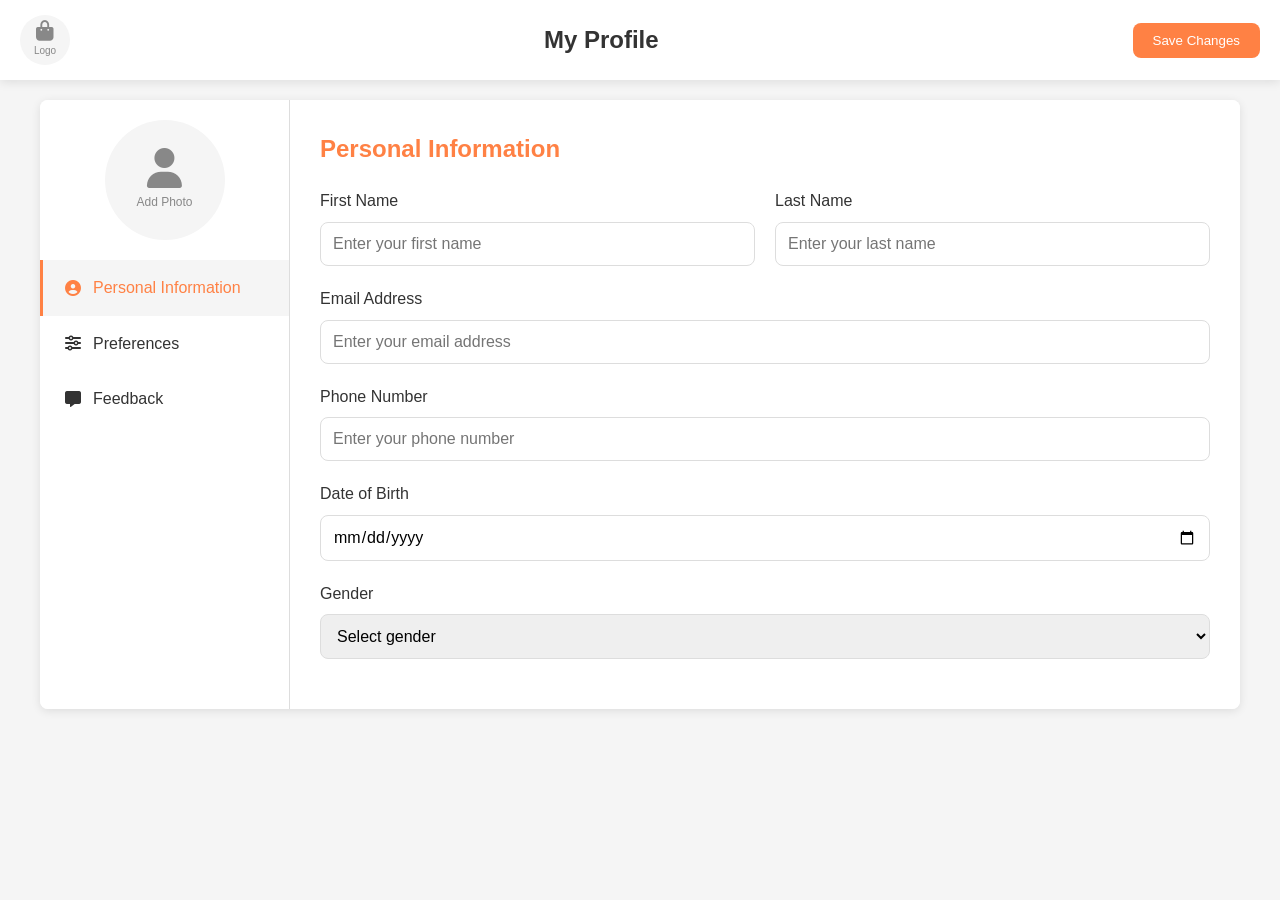
<file: profilcst.html>
<!DOCTYPE html>
<html lang="en">
<head>
  <meta charset="UTF-8">
  <meta name="viewport" content="width=device-width, initial-scale=1.0">
  <title>Customer Profile</title>
  <link rel="stylesheet" href="profilcst.css">
  <link rel="stylesheet" href="https://cdnjs.cloudflare.com/ajax/libs/font-awesome/6.4.0/css/all.min.css">
</head>
<body>
  <!-- Navbar -->
  <nav class="navbar">
    <div class="logo-container">
      <div class="logo-placeholder" id="logoPreview">
        <i class="fas fa-shopping-bag"></i>
        <span>Logo</span>
      </div>
    </div>
    <div class="nav-title">My Profile</div>
    <div class="nav-actions">
      <button class="save-btn" id="saveProfileBtn">Save Changes</button>
    </div>
  </nav>

  <!-- Main Content -->
  <div class="container">
    <!-- Sidebar / Navigation -->
    <div class="sidebar">
      <div class="profile-photo-container">
        <div class="profile-photo" id="profilePhotoPreview">
          <i class="fas fa-user"></i>
          <span>Add Photo</span>
        </div>
        <input type="file" id="profilePhotoUpload" accept="image/*" class="file-input">
      </div>
      <ul class="nav-tabs">
        <li class="tab active" data-tab="personal-info">
          <i class="fas fa-user-circle"></i> Personal Information
        </li>
        <li class="tab" data-tab="preferences">
          <i class="fas fa-sliders-h"></i> Preferences
        </li>
        <li class="tab" data-tab="feedback">
          <i class="fas fa-comment-alt"></i> Feedback
        </li>
      </ul>
    </div>

    <!-- Content Area -->
    <div class="content">
      <!-- Personal Information Tab -->
      <div class="tab-content active" id="personal-info">
        <h2>Personal Information</h2>
        <div class="form-row">
          <div class="form-group">
            <label for="firstName">First Name</label>
            <input type="text" id="firstName" placeholder="Enter your first name">
          </div>
          <div class="form-group">
            <label for="lastName">Last Name</label>
            <input type="text" id="lastName" placeholder="Enter your last name">
          </div>
        </div>
        <div class="form-group">
          <label for="email">Email Address</label>
          <input type="email" id="email" placeholder="Enter your email address">
        </div>
        <div class="form-group">
          <label for="phone">Phone Number</label>
          <input type="tel" id="phone" placeholder="Enter your phone number">
        </div>
        <div class="form-group">
          <label for="birthdate">Date of Birth</label>
          <input type="date" id="birthdate">
        </div>
        <div class="form-group">
          <label for="gender">Gender</label>
          <select id="gender">
            <option value="">Select gender</option>
            <option value="male">Male</option>
            <option value="female">Female</option>
            <option value="other">Other</option>
            <option value="prefer-not-to-say">Prefer not to say</option>
          </select>
        </div>
      </div>

      <!-- Preferences Tab -->
      <div class="tab-content" id="preferences">
        <h2>Preferences</h2>
        <div class="form-group">
          <label for="language">Preferred Language</label>
          <select id="language">
            <option value="english">English</option>
            <option value="french">French</option>
            <option value="arabic">Arabic</option>
            <option value="spanish">Spanish</option>
          </select>
        </div>
        <div class="form-group">
          <label>Notification Preferences</label>
          <div class="checkbox-group">
            <label class="checkbox-label">
              <input type="checkbox" id="emailNotifications" checked>
              <span>Email Notifications</span>
            </label>
          </div>
          <div class="checkbox-group">
            <label class="checkbox-label">
              <input type="checkbox" id="smsNotifications">
              <span>SMS Notifications</span>
            </label>
          </div>
          <div class="checkbox-group">
            <label class="checkbox-label">
              <input type="checkbox" id="pushNotifications" checked>
              <span>Push Notifications</span>
            </label>
          </div>
        </div>
        <div class="form-group">
          <label>Theme Preference</label>
          <div class="theme-options">
            <div class="theme-option active" data-theme="light">
              <div class="theme-preview light-theme"></div>
              <span>Light</span>
            </div>
            <div class="theme-option" data-theme="dark">
              <div class="theme-preview dark-theme"></div>
              <span>Dark</span>
            </div>
            <div class="theme-option" data-theme="system">
              <div class="theme-preview system-theme"></div>
              <span>System</span>
            </div>
          </div>
        </div>
      </div>

      <!-- Feedback Tab -->
      <div class="tab-content" id="feedback">
        <h2>Your Feedback</h2>
        <div class="form-group">
          <label>First Impression with our Website</label>
          <div class="impression-options">
            <div class="checkbox-group">
              <label class="checkbox-label">
                <input type="checkbox" name="impression" value="easy-to-use">
                <span>Easy to use</span>
              </label>
            </div>
            <div class="checkbox-group">
              <label class="checkbox-label">
                <input type="checkbox" name="impression" value="visually-appealing">
                <span>Visually appealing</span>
              </label>
            </div>
            <div class="checkbox-group">
              <label class="checkbox-label">
                <input type="checkbox" name="impression" value="fast">
                <span>Fast loading</span>
              </label>
            </div>
            <div class="checkbox-group">
              <label class="checkbox-label">
                <input type="checkbox" name="impression" value="informative">
                <span>Informative</span>
              </label>
            </div>
            <div class="checkbox-group">
              <label class="checkbox-label">
                <input type="checkbox" name="impression" value="intuitive">
                <span>Intuitive navigation</span>
              </label>
            </div>
            <div class="checkbox-group">
              <label class="checkbox-label">
                <input type="checkbox" name="impression" value="confusing">
                <span>Confusing layout</span>
              </label>
            </div>
            <div class="checkbox-group">
              <label class="checkbox-label">
                <input type="checkbox" name="impression" value="slow">
                <span>Slow performance</span>
              </label>
            </div>
            <div class="checkbox-group">
              <label class="checkbox-label">
                <input type="checkbox" name="impression" value="cluttered">
                <span>Too cluttered</span>
              </label>
            </div>
          </div>
        </div>
        <div class="form-group">
          <label for="feedbackComments">Additional Comments</label>
          <textarea id="feedbackComments" placeholder="Share your thoughts about our website..."></textarea>
        </div>
        <div class="form-group">
          <label>How likely are you to recommend us?</label>
          <div class="rating-container">
            <div class="rating-scale">
              <span>Not likely</span>
              <div class="rating-numbers">
                <div class="rating-number" data-value="1">1</div>
                <div class="rating-number" data-value="2">2</div>
                <div class="rating-number" data-value="3">3</div>
                <div class="rating-number" data-value="4">4</div>
                <div class="rating-number" data-value="5">5</div>
                <div class="rating-number" data-value="6">6</div>
                <div class="rating-number" data-value="7">7</div>
                <div class="rating-number" data-value="8">8</div>
                <div class="rating-number" data-value="9">9</div>
                <div class="rating-number" data-value="10">10</div>
              </div>
              <span>Very likely</span>
            </div>
          </div>
        </div>
      </div>
    </div>
  </div>

  <!-- Confirmation Modal -->
  <div class="modal" id="confirmationModal">
    <div class="modal-content">
      <div class="modal-header">
        <h2>Profile Updated</h2>
        <span class="close-modal">&times;</span>
      </div>
      <div class="modal-body">
        <div class="confirmation-icon">
          <i class="fas fa-check-circle"></i>
        </div>
        <p>Your profile has been successfully updated!</p>
        <p>Thank you for sharing your feedback with us. We appreciate your input and will use it to improve your experience.</p>
      </div>
      <div class="modal-footer">
        <button class="modal-btn" id="modalCloseBtn">Close</button>
      </div>
    </div>
  </div>

  <script src="profilcst.js"></script>
</body>
</html>
</file>
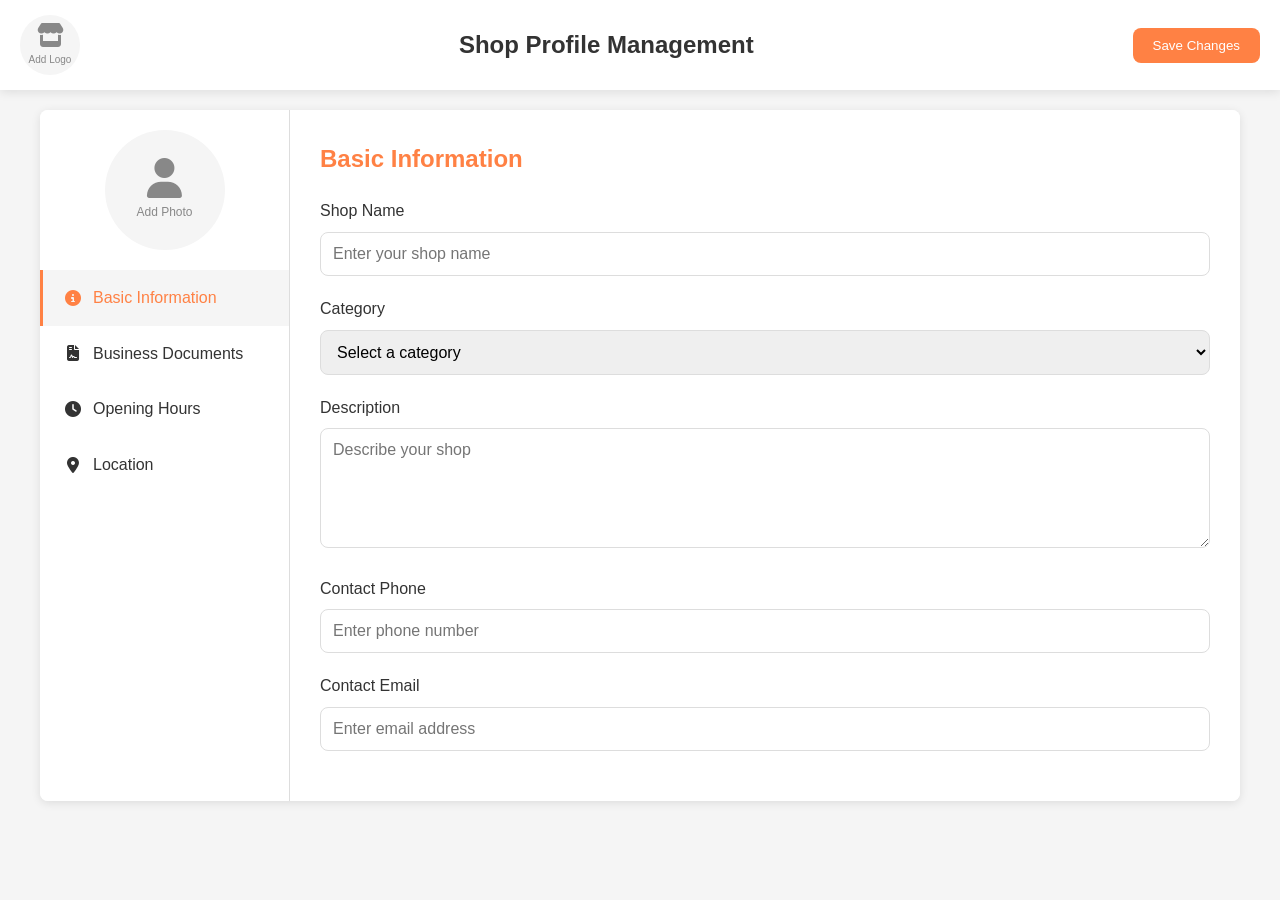
<file: profilso.html>
<!DOCTYPE html>
<html lang="en">
<head>
  <meta charset="UTF-8">
  <meta name="viewport" content="width=device-width, initial-scale=1.0">
  <title>Shop Profile Management</title>
  <link rel="stylesheet" href="profilso.css">
  <link rel="stylesheet" href="https://cdnjs.cloudflare.com/ajax/libs/font-awesome/6.4.0/css/all.min.css">
</head>
<body>
  <!-- Navbar -->
  <nav class="navbar">
    <div class="logo-container">
      <div class="logo-placeholder" id="logoPreview">
        <i class="fas fa-store"></i>
        <span>Add Logo</span>
      </div>
      <input type="file" id="logoUpload" accept="image/*" class="file-input">
    </div>
    <div class="nav-title">Shop Profile Management</div>
    <div class="nav-actions">
      <button class="save-btn" id="saveProfileBtn">Save Changes</button>
    </div>
  </nav>

  <!-- Main Content -->
  <div class="container">
    <!-- Sidebar / Navigation -->
    <div class="sidebar">
      <div class="profile-photo-container">
        <div class="profile-photo" id="profilePhotoPreview">
          <i class="fas fa-user"></i>
          <span>Add Photo</span>
        </div>
        <input type="file" id="profilePhotoUpload" accept="image/*" class="file-input">
      </div>
      <ul class="nav-tabs">
        <li class="tab active" data-tab="basic-info">
          <i class="fas fa-info-circle"></i> Basic Information
        </li>
        <li class="tab" data-tab="business-docs">
          <i class="fas fa-file-contract"></i> Business Documents
        </li>
        <li class="tab" data-tab="opening-hours">
          <i class="fas fa-clock"></i> Opening Hours
        </li>
        <li class="tab" data-tab="location">
          <i class="fas fa-map-marker-alt"></i> Location
        </li>
      </ul>
    </div>

    <!-- Content Area -->
    <div class="content">
      <!-- Basic Information Tab -->
      <div class="tab-content active" id="basic-info">
        <h2>Basic Information</h2>
        <div class="form-group">
          <label for="shopName">Shop Name</label>
          <input type="text" id="shopName" placeholder="Enter your shop name">
        </div>
        <div class="form-group">
          <label for="shopCategory">Category</label>
          <select id="shopCategory">
            <option value="">Select a category</option>
            <option value="Restaurant">Restaurant</option>
            <option value="Cafe">Cafe</option>
            <option value="Hotel">Hotel</option>
            <option value="Homme">Homme</option>
            <option value="Femme">Femme</option>
            <option value="Bebe">Bebe</option>
            <option value="Tourist">Tourist</option>
            <option value="Autre">Autre</option>
          </select>
        </div>
        <div class="form-group">
          <label for="shopDescription">Description</label>
          <textarea id="shopDescription" placeholder="Describe your shop"></textarea>
        </div>
        <div class="form-group">
          <label for="contactPhone">Contact Phone</label>
          <input type="tel" id="contactPhone" placeholder="Enter phone number">
        </div>
        <div class="form-group">
          <label for="contactEmail">Contact Email</label>
          <input type="email" id="contactEmail" placeholder="Enter email address">
        </div>
      </div>

      <!-- Business Documents Tab -->
      <div class="tab-content" id="business-docs">
        <h2>Business Documents</h2>
        <div class="document-upload">
          <h3>Business Registration</h3>
          <p>Upload your business registration document (PDF or image)</p>
          <div class="upload-area" id="registerCommercePreview">
            <i class="fas fa-file-upload"></i>
            <span>Click to upload or drag and drop</span>
          </div>
          <input type="file" id="registerCommerceUpload" accept=".pdf,image/*" class="file-input">
          <div class="upload-info" id="registerCommerceInfo"></div>
        </div>
        <div class="document-upload">
          <h3>Tax ID Document</h3>
          <p>Upload your tax identification document (optional)</p>
          <div class="upload-area" id="taxIdPreview">
            <i class="fas fa-file-upload"></i>
            <span>Click to upload or drag and drop</span>
          </div>
          <input type="file" id="taxIdUpload" accept=".pdf,image/*" class="file-input">
          <div class="upload-info" id="taxIdInfo"></div>
        </div>
      </div>

      <!-- Opening Hours Tab -->
      <div class="tab-content" id="opening-hours">
        <h2>Opening Hours</h2>
        <div class="opening-hours-container">
          <div class="day-row">
            <div class="day-name">Monday</div>
            <div class="hours-inputs">
              <div class="status-toggle">
                <label class="toggle">
                  <input type="checkbox" class="day-status" data-day="monday" checked>
                  <span class="toggle-slider"></span>
                </label>
                <span class="status-label">Open</span>
              </div>
              <div class="time-inputs">
                <div class="time-input-group">
                  <input type="time" class="time-input open-time" data-day="monday" value="09:00">
                  <span>to</span>
                  <input type="time" class="time-input close-time" data-day="monday" value="18:00">
                </div>
              </div>
            </div>
          </div>
          <div class="day-row">
            <div class="day-name">Tuesday</div>
            <div class="hours-inputs">
              <div class="status-toggle">
                <label class="toggle">
                  <input type="checkbox" class="day-status" data-day="tuesday" checked>
                  <span class="toggle-slider"></span>
                </label>
                <span class="status-label">Open</span>
              </div>
              <div class="time-inputs">
                <div class="time-input-group">
                  <input type="time" class="time-input open-time" data-day="tuesday" value="09:00">
                  <span>to</span>
                  <input type="time" class="time-input close-time" data-day="tuesday" value="18:00">
                </div>
              </div>
            </div>
          </div>
          <div class="day-row">
            <div class="day-name">Wednesday</div>
            <div class="hours-inputs">
              <div class="status-toggle">
                <label class="toggle">
                  <input type="checkbox" class="day-status" data-day="wednesday" checked>
                  <span class="toggle-slider"></span>
                </label>
                <span class="status-label">Open</span>
              </div>
              <div class="time-inputs">
                <div class="time-input-group">
                  <input type="time" class="time-input open-time" data-day="wednesday" value="09:00">
                  <span>to</span>
                  <input type="time" class="time-input close-time" data-day="wednesday" value="18:00">
                </div>
              </div>
            </div>
          </div>
          <div class="day-row">
            <div class="day-name">Thursday</div>
            <div class="hours-inputs">
              <div class="status-toggle">
                <label class="toggle">
                  <input type="checkbox" class="day-status" data-day="thursday" checked>
                  <span class="toggle-slider"></span>
                </label>
                <span class="status-label">Open</span>
              </div>
              <div class="time-inputs">
                <div class="time-input-group">
                  <input type="time" class="time-input open-time" data-day="thursday" value="09:00">
                  <span>to</span>
                  <input type="time" class="time-input close-time" data-day="thursday" value="18:00">
                </div>
              </div>
            </div>
          </div>
          <div class="day-row">
            <div class="day-name">Friday</div>
            <div class="hours-inputs">
              <div class="status-toggle">
                <label class="toggle">
                  <input type="checkbox" class="day-status" data-day="friday" checked>
                  <span class="toggle-slider"></span>
                </label>
                <span class="status-label">Open</span>
              </div>
              <div class="time-inputs">
                <div class="time-input-group">
                  <input type="time" class="time-input open-time" data-day="friday" value="09:00">
                  <span>to</span>
                  <input type="time" class="time-input close-time" data-day="friday" value="18:00">
                </div>
              </div>
            </div>
          </div>
          <div class="day-row">
            <div class="day-name">Saturday</div>
            <div class="hours-inputs">
              <div class="status-toggle">
                <label class="toggle">
                  <input type="checkbox" class="day-status" data-day="saturday" checked>
                  <span class="toggle-slider"></span>
                </label>
                <span class="status-label">Open</span>
              </div>
              <div class="time-inputs">
                <div class="time-input-group">
                  <input type="time" class="time-input open-time" data-day="saturday" value="10:00">
                  <span>to</span>
                  <input type="time" class="time-input close-time" data-day="saturday" value="16:00">
                </div>
              </div>
            </div>
          </div>
          <div class="day-row">
            <div class="day-name">Sunday</div>
            <div class="hours-inputs">
              <div class="status-toggle">
                <label class="toggle">
                  <input type="checkbox" class="day-status" data-day="sunday">
                  <span class="toggle-slider"></span>
                </label>
                <span class="status-label">Closed</span>
              </div>
              <div class="time-inputs">
                <div class="time-input-group">
                  <input type="time" class="time-input open-time" data-day="sunday" value="10:00" disabled>
                  <span>to</span>
                  <input type="time" class="time-input close-time" data-day="sunday" value="16:00" disabled>
                </div>
              </div>
            </div>
          </div>
        </div>
      </div>

      <!-- Location Tab -->
      <div class="tab-content" id="location">
        <h2>Location</h2>
        <div class="form-group">
          <label for="address">Street Address</label>
          <input type="text" id="address" placeholder="Enter street address">
        </div>
        <div class="form-row">
          <div class="form-group">
            <label for="city">City</label>
            <input type="text" id="city" placeholder="Enter city">
          </div>
          <div class="form-group">
            <label for="postalCode">Postal Code</label>
            <input type="text" id="postalCode" placeholder="Enter postal code">
          </div>
        </div>
        <div class="form-group">
          <label for="country">Country</label>
          <select id="country">
            <option value="">Select a country</option>
            <option value="Tunisia">Tunisia</option>
            <option value="Algeria">Algeria</option>
            <option value="Morocco">Morocco</option>
            <option value="Libya">Libya</option>
            <option value="Egypt">Egypt</option>
            <!-- Add more countries as needed -->
          </select>
        </div>
        <div class="map-container">
          <div class="map-placeholder">
            <i class="fas fa-map-marked-alt"></i>
            <p>Map will be displayed here</p>
            <p class="map-instruction">You can drag the marker to set your exact location</p>
          </div>
        </div>
      </div>
    </div>
  </div>

  <!-- Confirmation Modal -->
  <div class="modal" id="confirmationModal">
    <div class="modal-content">
      <div class="modal-header">
        <h2>Profile Submitted</h2>
        <span class="close-modal">&times;</span>
      </div>
      <div class="modal-body">
        <div class="confirmation-icon">
          <i class="fas fa-check-circle"></i>
        </div>
        <p>We received your shop information. We will verify your account and register commerce document, and we will confirm your account shortly.</p>
        <p>You will receive an email notification once your account is verified.</p>
      </div>
      <div class="modal-footer">
        <button class="modal-btn" id="modalCloseBtn">Close</button>
      </div>
    </div>
  </div>

  <script src="profilso.js"></script>
</body>
</html>
</file>
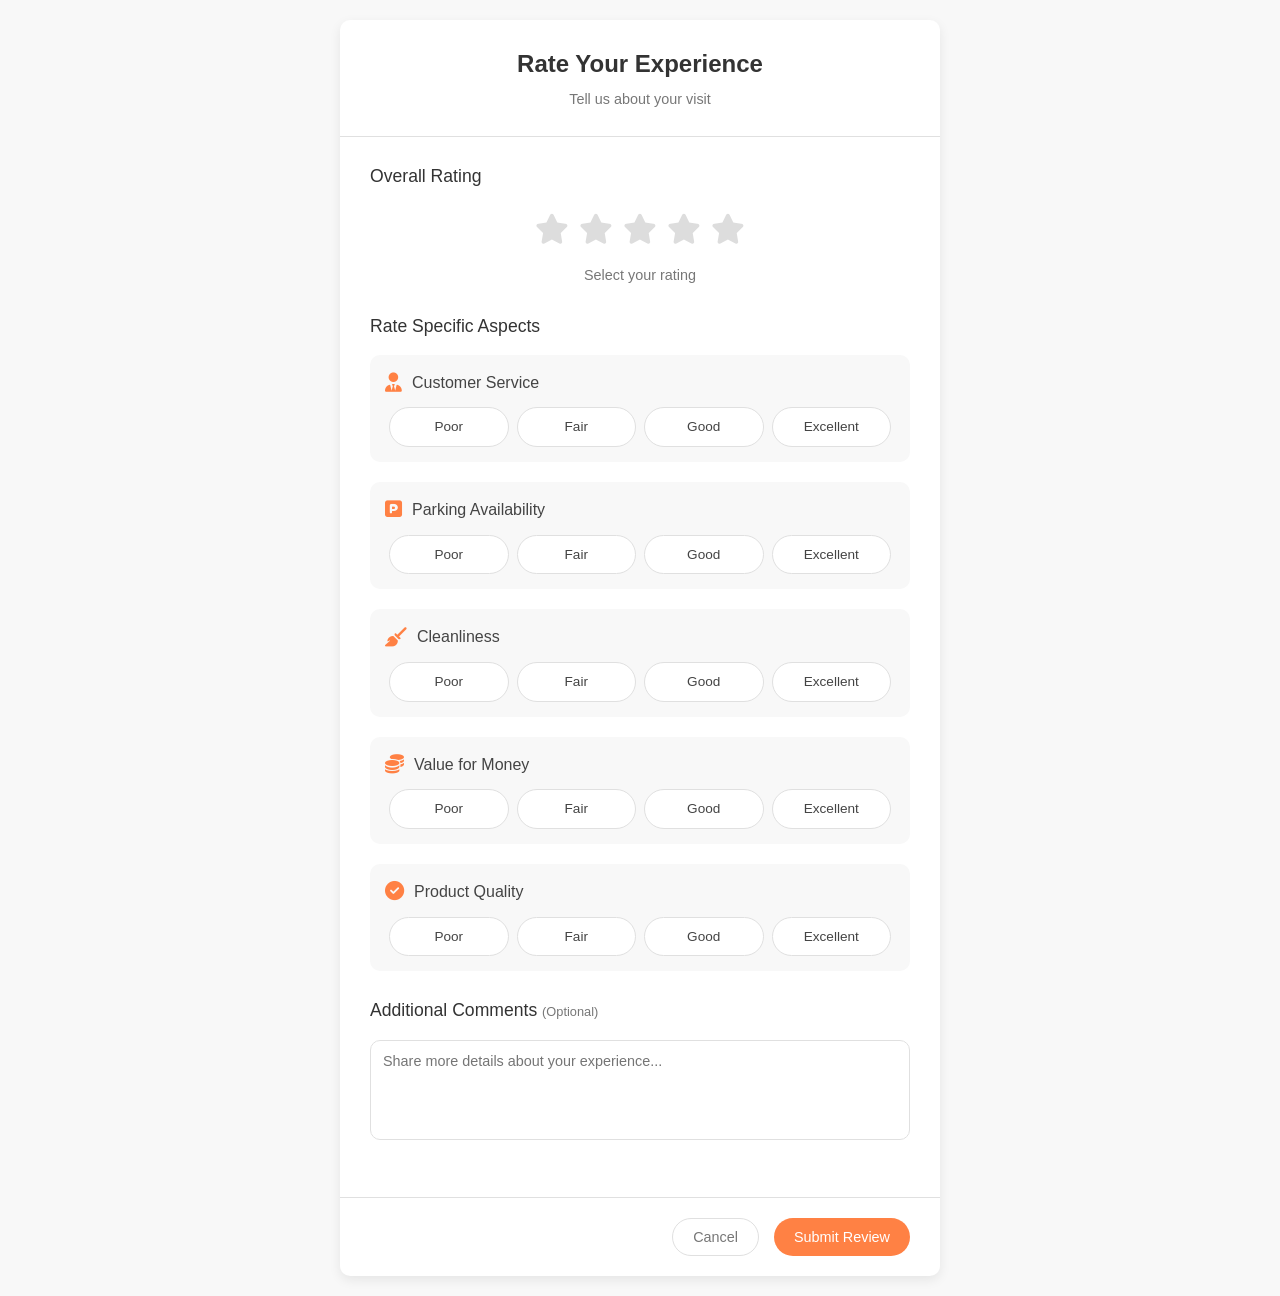
<file: review.html>
<!DOCTYPE html>
<html lang="en">
<head>
  <meta charset="UTF-8">
  <meta name="viewport" content="width=device-width, initial-scale=1.0">
  <title>Review Experience</title>
  <link rel="stylesheet" href="review.css">
  <link rel="stylesheet" href="https://cdnjs.cloudflare.com/ajax/libs/font-awesome/6.4.0/css/all.min.css">
</head>
<body>
  <div class="container">
    <div class="review-card">
      <div class="review-header">
        <h2>Rate Your Experience</h2>
        <p class="subtitle">Tell us about your visit</p>
      </div>
      
      <div class="review-body">
        <!-- Overall Rating -->
        <div class="rating-section">
          <h3>Overall Rating</h3>
          <div class="star-rating">
            <div class="stars">
              <input type="radio" id="star5" name="overall" value="5">
              <label for="star5"><i class="fas fa-star"></i></label>
              
              <input type="radio" id="star4" name="overall" value="4">
              <label for="star4"><i class="fas fa-star"></i></label>
              
              <input type="radio" id="star3" name="overall" value="3">
              <label for="star3"><i class="fas fa-star"></i></label>
              
              <input type="radio" id="star2" name="overall" value="2">
              <label for="star2"><i class="fas fa-star"></i></label>
              
              <input type="radio" id="star1" name="overall" value="1">
              <label for="star1"><i class="fas fa-star"></i></label>
            </div>
            <span class="rating-text">Select your rating</span>
          </div>
        </div>
        
        <!-- Specific Ratings -->
        <div class="criteria-section">
          <h3>Rate Specific Aspects</h3>
          
          <!-- Customer Service -->
          <div class="criteria-item" data-criteria="service">
            <div class="criteria-label">
              <i class="fas fa-user-tie"></i>
              <span>Customer Service</span>
            </div>
            <div class="criteria-rating">
              <div class="checkbox-group">
                <input type="radio" id="service1" name="service" value="1">
                <label for="service1">Poor</label>
                
                <input type="radio" id="service2" name="service" value="2">
                <label for="service2">Fair</label>
                
                <input type="radio" id="service3" name="service" value="3">
                <label for="service3">Good</label>
                
                <input type="radio" id="service4" name="service" value="4">
                <label for="service4">Excellent</label>
              </div>
            </div>
          </div>
          
          <!-- Parking -->
          <div class="criteria-item" data-criteria="parking">
            <div class="criteria-label">
              <i class="fas fa-parking"></i>
              <span>Parking Availability</span>
            </div>
            <div class="criteria-rating">
              <div class="checkbox-group">
                <input type="radio" id="parking1" name="parking" value="1">
                <label for="parking1">Poor</label>
                
                <input type="radio" id="parking2" name="parking" value="2">
                <label for="parking2">Fair</label>
                
                <input type="radio" id="parking3" name="parking" value="3">
                <label for="parking3">Good</label>
                
                <input type="radio" id="parking4" name="parking" value="4">
                <label for="parking4">Excellent</label>
              </div>
            </div>
          </div>
          
          <!-- Cleanliness -->
          <div class="criteria-item" data-criteria="cleanliness">
            <div class="criteria-label">
              <i class="fas fa-broom"></i>
              <span>Cleanliness</span>
            </div>
            <div class="criteria-rating">
              <div class="checkbox-group">
                <input type="radio" id="clean1" name="cleanliness" value="1">
                <label for="clean1">Poor</label>
                
                <input type="radio" id="clean2" name="cleanliness" value="2">
                <label for="clean2">Fair</label>
                
                <input type="radio" id="clean3" name="cleanliness" value="3">
                <label for="clean3">Good</label>
                
                <input type="radio" id="clean4" name="cleanliness" value="4">
                <label for="clean4">Excellent</label>
              </div>
            </div>
          </div>
          
          <!-- Value for Money -->
          <div class="criteria-item" data-criteria="value">
            <div class="criteria-label">
              <i class="fas fa-coins"></i>
              <span>Value for Money</span>
            </div>
            <div class="criteria-rating">
              <div class="checkbox-group">
                <input type="radio" id="value1" name="value" value="1">
                <label for="value1">Poor</label>
                
                <input type="radio" id="value2" name="value" value="2">
                <label for="value2">Fair</label>
                
                <input type="radio" id="value3" name="value" value="3">
                <label for="value3">Good</label>
                
                <input type="radio" id="value4" name="value" value="4">
                <label for="value4">Excellent</label>
              </div>
            </div>
          </div>
          
          <!-- Product Quality -->
          <div class="criteria-item" data-criteria="quality">
            <div class="criteria-label">
              <i class="fas fa-check-circle"></i>
              <span>Product Quality</span>
            </div>
            <div class="criteria-rating">
              <div class="checkbox-group">
                <input type="radio" id="quality1" name="quality" value="1">
                <label for="quality1">Poor</label>
                
                <input type="radio" id="quality2" name="quality" value="2">
                <label for="quality2">Fair</label>
                
                <input type="radio" id="quality3" name="quality" value="3">
                <label for="quality3">Good</label>
                
                <input type="radio" id="quality4" name="quality" value="4">
                <label for="quality4">Excellent</label>
              </div>
            </div>
          </div>
        </div>
        
        <!-- Optional Comment -->
        <div class="comment-section">
          <h3>Additional Comments <span class="optional">(Optional)</span></h3>
          <textarea placeholder="Share more details about your experience..."></textarea>
        </div>
      </div>
      
      <div class="review-footer">
        <button class="btn-cancel">Cancel</button>
        <button class="btn-submit">Submit Review</button>
      </div>
      
      <!-- Success Message (Hidden by default) -->
      <div class="success-message">
        <div class="success-icon">
          <i class="fas fa-check-circle"></i>
        </div>
        <h3>Thank You!</h3>
        <p>Your review has been submitted successfully.</p>
        <button class="btn-close">Close</button>
      </div>
    </div>
  </div>
  
  <script src="review.js"></script>
</body>
</html>
</file>
<file: confirm.css>
body {
    display: flex;
    justify-content: center;
    align-items: center;
    height: 100vh; /* يأخذ طول الشاشة كامل */
    margin: 0;
    background-image: url('img/bg.png'); /* ضع هنا رابط صورتك */
    background-position: center;
  
  }

  @keyframes fadeInUp {
    from {
      opacity: 0;
      transform: translateY(30px);
    }
    to {
      opacity: 1;
      transform: translateY(0);
    }
  }
  .email-verification {
            max-width: 500px;
            margin: 0 auto;
            padding: 20px;
            text-align: center;
        }
        .email-verification input {
            padding: 10px;
            margin: 10px 0;
            width: 100%;
            box-sizing: border-box;
        }
        .email-verification button {
            background-color: #4CAF50;
            color: white;
            padding: 12px 24px;
            border: none;
            border-radius: 4px;
            cursor: pointer;
            font-size: 16px;
            margin-top: 10px;
        }
  .form {
    display: flex;
    flex-direction: column;
    gap: 10px;
    width: 500px;
    height: 300px;
    box-sizing: border-box;
    padding-left: 2em;
    padding-right: 2em;
    padding-bottom: 0.4em;
    background-color: #ffffff;
    border-radius: 25px;
    opacity: 100;
  }
  .form img{
    margin-left: auto;
    margin-right: auto;
  }
  
  .field {
    display: flex;
    align-items: center;
    justify-content: center;
    gap: 0.5em;
    border-radius: 25px;
    padding: 0.6em;
    border:black;
    border-style: outset;
    outline: none;
    color: rgb(0, 0, 0);
    background-color: #ffffff;
    box-shadow: inset #ff8144;
  }
  .input-icon {
    height: 1.3em;
    width: 1.3em;
    fill: white;
  }
  
  .input-field {
    background: none;
    border: none;
    outline: none;
    width: 100%;
    color: #000000;
  }
  .confirm{
    padding: 10px;
    border: none;
    border-radius: 5px;
    font-weight: bold;
    cursor: pointer;
    transition: background-color 0.3s;
    background-color: #ff8144;
    color: white;
  }
  .confirm:hover{
    background-color: black;
    color: white;
  }
</file>
<file: Filter.css>
/* Base Styles */
* {
  margin: 0;
  padding: 0;
  box-sizing: border-box;
  font-family: 'Segoe UI', Tahoma, Geneva, Verdana, sans-serif;
}

body {
  background-color: #f5f5f5;
  color: #333;
}

.container {
  display: flex;
  min-height: 100vh;
}

/* Sidebar Styles */
.sidebar {
  width: 300px;
  background-color: white;
  box-shadow: 2px 0 10px rgba(0, 0, 0, 0.1);
  padding: 20px;
  overflow-y: auto;
  height: 100vh;
  position: fixed;
  left: 0;
  top: 0;
  z-index: 1000;
  transition: transform 0.3s ease;
}

.sidebar-header {
  display: flex;
  justify-content: space-between;
  align-items: center;
  margin-bottom: 20px;
  padding-bottom: 15px;
  border-bottom: 1px solid #eee;
}

.sidebar-header h3 {
  font-size: 1.5rem;
  font-weight: 600;
}

.close-btn {
  background: none;
  border: none;
  font-size: 1.5rem;
  cursor: pointer;
  color: #666;
}

.filter-section {
  margin-bottom: 25px;
  padding-bottom: 15px;
  border-bottom: 1px solid #eee;
}

.filter-section h3 {
  font-size: 1.1rem;
  margin-bottom: 15px;
  color: #444;
}

.checkbox-group {
  margin-bottom: 10px;
}

.checkbox-label {
  display: flex;
  align-items: center;
  cursor: pointer;
}

.checkbox-label input[type="checkbox"] {
  margin-right: 10px;
  width: 18px;
  height: 18px;
  accent-color: #ff8144;
}

.checkbox-label span {
  font-size: 0.95rem;
}

.rating-stars {
  color: #ffc107;
  display: flex;
  align-items: center;
}

.rating-stars i {
  margin-right: 2px;
}

.less-than {
  margin-left: 5px;
  color: #666;
}

.toggle-container {
  display: flex;
  align-items: center;
}

.toggle {
  position: relative;
  display: inline-block;
  width: 50px;
  height: 24px;
  margin-right: 10px;
}

.toggle input {
  opacity: 0;
  width: 0;
  height: 0;
}

.toggle-slider {
  position: absolute;
  cursor: pointer;
  top: 0;
  left: 0;
  right: 0;
  bottom: 0;
  background-color: #ccc;
  transition: .4s;
  border-radius: 24px;
}

.toggle-slider:before {
  position: absolute;
  content: "";
  height: 18px;
  width: 18px;
  left: 3px;
  bottom: 3px;
  background-color: white;
  transition: .4s;
  border-radius: 50%;
}

input:checked + .toggle-slider {
  background-color: #4a6cf7;
}

input:checked + .toggle-slider:before {
  transform: translateX(26px);
}

.toggle-label {
  font-size: 0.95rem;
}

.filter-actions {
  display: flex;
  gap: 10px;
}

.apply-btn, .reset-btn {
  padding: 10px 15px;
  border: none;
  border-radius: 5px;
  cursor: pointer;
  font-weight: 500;
  transition: background-color 0.2s;
}

.apply-btn {
  background-color: #ff8144;
  color: white;
  flex: 2;
}

.apply-btn:hover {
  background-color: #ff8144;
}

.reset-btn {
  background-color: #f1f1f1;
  color: #666;
  flex: 1;
}

.reset-btn:hover {
  background-color: #e1e1e1;
}

/* Main Content Styles */
.main-content {
  flex: 1;
  padding: 20px;
  margin-left: 300px;
  transition: margin-left 0.3s ease;
}

.search-container {
  display: flex;
  align-items: center;
  margin-bottom: 20px;
  flex-wrap: wrap;
  gap: 15px;
}

.search-bar {
  display: flex;
  flex: 1;
  min-width: 200px;
}

.search-bar input {
  flex: 1;
  padding: 12px 15px;
  border: 1px solid #ddd;
  border-radius: 5px 0 0 5px;
  font-size: 0.95rem;
}

.search-btn {
  background-color: #ff8144;
  color: white;
  border: none;
  padding: 0 15px;
  border-radius: 0 5px 5px 0;
  cursor: pointer;
}

.filter-btn {
  display: none;
  background-color: #f1f1f1;
  padding: 12px 15px;
  border-radius: 5px;
  cursor: pointer;
  font-weight: 500;
}

.category-tabs {
  display: flex;
  overflow-x: auto;
  gap: 10px;
  margin-bottom: 20px;
  padding-bottom: 5px;
  scrollbar-width: thin;
}

.category-tabs::-webkit-scrollbar {
  height: 4px;
}

.category-tabs::-webkit-scrollbar-thumb {
  background-color: #ccc;
  border-radius: 4px;
}

.tab {
  padding: 8px 15px;
  background-color: #f1f1f1;
  border-radius: 20px;
  white-space: nowrap;
  cursor: pointer;
  transition: all 0.2s;
}

.tab.active {
  background-color: #ff8144;
  color: white;
}

.grid-container {
  display: grid;
  grid-template-columns: repeat(auto-fill, minmax(250px, 1fr));
  gap: 20px;
}

.grid-item {
  background-color: white;
  border-radius: 10px;
  overflow: hidden;
  box-shadow: 0 3px 10px rgba(0, 0, 0, 0.1);
  transition: transform 0.3s ease, box-shadow 0.3s ease;
  animation: fadeIn 0.5s ease;
  cursor: pointer;
}

@keyframes fadeIn {
  from {
    opacity: 0;
    transform: translateY(10px);
  }
  to {
    opacity: 1;
    transform: translateY(0);
  }
}

.grid-item:hover {
  transform: translateY(-5px);
  box-shadow: 0 5px 15px rgba(0, 0, 0, 0.15);
}

.item-image {
  height: 180px;
  background-color: #eee;
  background-size: cover;
  background-position: center;
}

.item-content {
  padding: 15px;
}

.item-category {
  display: inline-block;
  padding: 3px 8px;
  background-color: #f1f1f1;
  border-radius: 15px;
  font-size: 0.8rem;
  margin-bottom: 8px;
}

.item-title {
  font-weight: 600;
  margin-bottom: 5px;
  font-size: 1.1rem;
}

.item-rating {
  color: #ffc107;
  margin-bottom: 8px;
}

.item-address {
  font-size: 0.85rem;
  color: #666;
  display: flex;
  align-items: center;
}

.item-address i {
  margin-right: 5px;
}

.no-results {
  text-align: center;
  padding: 40px 0;
  color: #666;
  display: none;
}

.no-results i {
  font-size: 3rem;
  margin-bottom: 15px;
  opacity: 0.5;
}

.overlay {
  position: fixed;
  top: 0;
  left: 0;
  right: 0;
  bottom: 0;
  background-color: rgba(0, 0, 0, 0.5);
  z-index: 999;
  display: none;
}

/* Modal Styles */
.item-modal {
  position: fixed;
  top: 0;
  left: 0;
  right: 0;
  bottom: 0;
  background-color: rgba(0, 0, 0, 0.7);
  display: flex;
  justify-content: center;
  align-items: center;
  z-index: 2000;
  opacity: 0;
  transition: opacity 0.3s ease;
  padding: 20px;
}

.item-modal.active {
  opacity: 1;
}

.modal-content {
  background-color: white;
  border-radius: 10px;
  width: 100%;
  max-width: 600px;
  max-height: 90vh;
  overflow-y: auto;
  box-shadow: 0 5px 20px rgba(0, 0, 0, 0.3);
  transform: translateY(20px);
  transition: transform 0.3s ease;
  animation: modalFadeIn 0.3s forwards;
}

@keyframes modalFadeIn {
  to {
    transform: translateY(0);
  }
}

.modal-header {
  display: flex;
  justify-content: space-between;
  align-items: center;
  padding: 15px 20px;
  border-bottom: 1px solid #eee;
}

.modal-header h2 {
  font-size: 1.5rem;
  font-weight: 600;
}

.close-modal-btn {
  background: none;
  border: none;
  font-size: 1.8rem;
  cursor: pointer;
  color: #666;
  line-height: 1;
}

.modal-image {
  height: 250px;
  background-size: cover;
  background-position: center;
}

.modal-body {
  padding: 20px;
}

.modal-category-rating {
  display: flex;
  justify-content: space-between;
  align-items: center;
  margin-bottom: 15px;
}

.modal-category {
  display: inline-block;
  padding: 5px 10px;
  background-color: #f1f1f1;
  border-radius: 20px;
  font-size: 0.9rem;
}

.modal-rating {
  color: #ffc107;
  font-size: 1.1rem;
}

.modal-address {
  margin-bottom: 15px;
  color: #666;
  display: flex;
  align-items: center;
}

.modal-address i {
  margin-right: 8px;
}

.modal-description {
  line-height: 1.6;
  color: #444;
}

.modal-footer {
  padding: 15px 20px;
  border-top: 1px solid #eee;
  display: flex;
  justify-content: flex-end;
}

.filter-by-category-btn {
  background-color: #ff8144;
  color: white;
  border: none;
  padding: 10px 15px;
  border-radius: 5px;
  cursor: pointer;
  font-weight: 500;
  transition: background-color 0.2s;
}

.filter-by-category-btn:hover {
  background-color: #ff8144;
}

/* Responsive Styles */
@media (max-width: 768px) {
  .sidebar {
    transform: translateX(-100%);
    width: 280px;
  }
  
  .sidebar.active {
    transform: translateX(0);
  }
  
  .main-content {
    margin-left: 0;
  }
  
  .filter-btn {
    display: flex;
    align-items: center;
    gap: 5px;
  }
  
  .overlay.active {
    display: block;
  }
  
  .modal-content {
    max-width: 95%;
  }
}
</file>
<file: login.css>
body {
  display: flex;
  justify-content: center;
  align-items: center;
  height: 100vh; /* يأخذ طول الشاشة كامل */
  margin: 0;
  background-image: url('img/bg.png'); /* ضع هنا رابط صورتك */
  background-position: center;

}
#mode-toggle {
  position: fixed;
  top: 20px;
  right: 20px;
  background: #333;
  color: #fff;
  border: none;
  border-radius: 50%;
  width: 40px;
  height: 40px;
  font-size: 20px;
  cursor: pointer;
  transition: background 0.3s, transform 0.3s;
  z-index: 1000;
}

#mode-toggle:hover {
  background: #555;
  transform: scale(1.1);
}

/* الوضع الليلي */
.night-mode {
  background-color: #121212;
  color: #f5f5f5;
  transition: background-color 0.5s, color 0.5s;
}

.night-mode input,
.night-mode button,
.night-mode form {
  background-color: #1e1e1e;
  color: #f5f5f5;
  border-color: #444;
  transition: background-color 0.5s, color 0.5s;
}


@keyframes fadeInUp {
  from {
    opacity: 0;
    transform: translateY(30px);
  }
  to {
    opacity: 1;
    transform: translateY(0);
  }
}

.form {
  display: flex;
  flex-direction: column;
  gap: 10px;
  width: 500px;
  height: auto;
  box-sizing: border-box;
  padding-left: 2em;
  padding-right: 2em;
  padding-bottom: 0.4em;
  background-color: #ffffff;
  border-radius: 25px;
  transition: .4s ease-in-out;
  opacity: 100;
  animation: fadeInUp 0.8s ease forwards;
}
.avatar-container {
  position: relative;
  width: 100px;
  height: 100px;
  margin: 0 auto 20px auto;
  cursor: pointer;
  border-bottom: 50px;
}
.avatar:hover{
  transform: skew(1.05);
  border: 1px solid #ff8144;
}

.avatar {
  width: 100%;
  height: 100%;
  object-fit: cover;
  border-radius: 50%;
  border: 2px solid #fff;
  box-shadow: 0 0 5px rgba(0,0,0,0.3);
}

.form:hover {
  transform: scale(1.05);
  border: 1px solid #ff8144;
  animation: both ;
  animation-duration: 2ms;

}

#heading {
  text-align: center;
  margin: 2em;
  color: rgb(0, 0, 0);
  font-size: 1.2em;
}

.field {
  display: flex;
  align-items: center;
  justify-content: center;
  gap: 0.5em;
  border-radius: 25px;
  padding: 0.6em;
  border: none;
  outline: none;
  color: white;
  background-color: #171717;
  box-shadow: inset 2px 5px 10px rgb(5, 5, 5);
}
.social-login {
  display: flex;
  flex-direction: column;
  gap: 10px;
  margin-top: 15px;
}

.input-icon {
  height: 1.3em;
  width: 1.3em;
  fill: white;
}

.input-field {
  background: none;
  border: none;
  outline: none;
  width: 100%;
  color: #f9f9f9;
}


.button1 { 
  padding:10px;
  border: none;
  border-radius: 5px;
  font-weight: bold;
  cursor: pointer;
  transition: background-color 0.3s;
  transition: .4s ease-in-out;
  background-color: #252525;
  color: white;
  
}

.button1:hover {
  background-color: #ff8144;
  color: white;
}

.button2 {
  padding: 10px;
  border: none;
  border-radius: 5px;
  font-weight: bold;
  cursor: pointer;
  transition: background-color 0.3s;
  background-color: #ff8144;
  color: white;
}

.button2:hover {
  background-color: black;
  color: white;
}

.button3 {
  padding: 10px;
  border: none;
  border-radius: 5px;
  font-weight: bold;
  cursor: pointer;
  transition: background-color 0.3s;
  background-color: #252525;
  color: white;
}

.button3:hover {
  background-color: red;
  color: white;
}
p{
  text-align: center;
  color: #171717;
  text-decoration: solid;
  stroke: #171717;
}
</file>
<file: private.css>
:root {
    --primary-color: #ff8144;
    --primary-dark: #e06a30;
    --primary-light: #ffb08e;
    --text-color: #333;
    --bg-light: #f9f9f9;
    --bg-white: #ffffff;
    --border-color: #ddd;
    --success-color: #4CAF50;
    --danger-color: #f44336;
    --warning-color: #ff9800;
}

* {
    margin: 0;
    padding: 0;
    box-sizing: border-box;
    font-family: 'Segoe UI', Tahoma, Geneva, Verdana, sans-serif;
}

body {
    background-color: var(--bg-light);
    color: var(--text-color);
}

.dashboard-container {
    display: grid;
    grid-template-columns: 250px 1fr;
    min-height: 100vh;
}

.sidebar {
    background-color: var(--bg-white);
    border-right: 1px solid var(--border-color);
    padding: 1.5rem 0;
}

.sidebar-header {
    padding: 0 1.5rem 1.5rem;
    border-bottom: 1px solid var(--border-color);
}

.sidebar-header h2 {
    color: var(--primary-color);
    font-size: 1.5rem;
}

.nav-menu {
    list-style: none;
    margin-top: 1.5rem;
}

.nav-item {
    margin-bottom: 0.5rem;
}

.nav-link {
    display: block;
    padding: 0.75rem 1.5rem;
    color: var(--text-color);
    text-decoration: none;
    transition: all 0.3s;
    border-left: 3px solid transparent;
}

.nav-link:hover, .nav-link.active {
    background-color: rgba(255, 129, 68, 0.1);
    border-left-color: var(--primary-color);
    color: var(--primary-color);
}

.main-content {
    padding: 2rem;
}

.page-header {
    display: flex;
    justify-content: space-between;
    align-items: center;
    margin-bottom: 2rem;
}

.page-header h1 {
    color: var(--text-color);
    font-size: 1.8rem;
}

.stats-container {
    display: grid;
    grid-template-columns: repeat(auto-fit, minmax(250px, 1fr));
    gap: 1.5rem;
    margin-bottom: 2rem;
}

.stat-card {
    background-color: var(--bg-white);
    border-radius: 8px;
    padding: 1.5rem;
    box-shadow: 0 2px 4px rgba(0, 0, 0, 0.05);
    position: relative;
}

.stat-card h3 {
    color: var(--text-color);
    font-size: 1rem;
    margin-bottom: 0.5rem;
}

.stat-card p {
    color: var(--primary-color);
    font-size: 1.8rem;
    font-weight: bold;
}

.trend {
    position: absolute;
    top: 1.5rem;
    right: 1.5rem;
    font-size: 0.85rem;
    font-weight: 500;
}

.trend.positive {
    color: var(--success-color);
}

.trend.negative {
    color: var(--danger-color);
}

.content-section {
    background-color: var(--bg-white);
    border-radius: 8px;
    padding: 1.5rem;
    box-shadow: 0 2px 4px rgba(0, 0, 0, 0.05);
    margin-bottom: 2rem;
    display: none;
}

.content-section.active {
    display: block;
}

.section-header {
    display: flex;
    justify-content: space-between;
    align-items: center;
    margin-bottom: 1.5rem;
}

.section-header h2 {
    color: var(--text-color);
    font-size: 1.5rem;
}

.btn {
    padding: 0.5rem 1rem;
    border: none;
    border-radius: 4px;
    cursor: pointer;
    font-weight: 500;
    transition: background-color 0.3s;
}

.btn-primary {
    background-color: var(--primary-color);
    color: white;
}

.btn-primary:hover {
    background-color: var(--primary-dark);
}

.btn-danger {
    background-color: var(--danger-color);
    color: white;
}

.btn-danger:hover {
    background-color: #d32f2f;
}

.btn-warning {
    background-color: var(--warning-color);
    color: white;
}

.btn-warning:hover {
    background-color: #e68a00;
}

.btn-success {
    background-color: var(--success-color);
    color: white;
}

.btn-success:hover {
    background-color: #3d8b40;
}

.btn-sm {
    padding: 0.25rem 0.5rem;
    font-size: 0.875rem;
}

table {
    width: 100%;
    border-collapse: collapse;
}

table th, table td {
    padding: 0.75rem;
    text-align: left;
    border-bottom: 1px solid var(--border-color);
}

table th {
    background-color: rgba(255, 129, 68, 0.1);
    color: var(--text-color);
    font-weight: 600;
}

table tr:hover {
    background-color: rgba(0, 0, 0, 0.02);
}

.action-buttons {
    display: flex;
    gap: 0.5rem;
}

.form-group {
    margin-bottom: 1.5rem;
}

.form-group label {
    display: block;
    margin-bottom: 0.5rem;
    font-weight: 500;
}

.form-control {
    width: 100%;
    padding: 0.75rem;
    border: 1px solid var(--border-color);
    border-radius: 4px;
    font-size: 1rem;
}

.form-control:focus {
    outline: none;
    border-color: var(--primary-color);
}

.modal {
    display: none;
    position: fixed;
    top: 0;
    left: 0;
    width: 100%;
    height: 100%;
    background-color: rgba(0, 0, 0, 0.5);
    z-index: 1000;
    justify-content: center;
    align-items: center;
}

.modal-content {
    background-color: var(--bg-white);
    border-radius: 8px;
    padding: 2rem;
    width: 100%;
    max-width: 500px;
    box-shadow: 0 4px 6px rgba(0, 0, 0, 0.1);
}

.modal-header {
    display: flex;
    justify-content: space-between;
    align-items: center;
    margin-bottom: 1.5rem;
}

.modal-header h3 {
    color: var(--text-color);
    font-size: 1.5rem;
}

.close-modal {
    background: none;
    border: none;
    font-size: 1.5rem;
    cursor: pointer;
    color: var(--text-color);
}

.modal-footer {
    display: flex;
    justify-content: flex-end;
    gap: 1rem;
    margin-top: 1.5rem;
}

.search-bar {
    margin-bottom: 1.5rem;
}

.search-bar input {
    width: 100%;
    padding: 0.75rem;
    border: 1px solid var(--border-color);
    border-radius: 4px;
    font-size: 1rem;
}

.notification {
    position: fixed;
    top: 1rem;
    right: 1rem;
    padding: 1rem;
    border-radius: 4px;
    color: white;
    box-shadow: 0 2px 4px rgba(0, 0, 0, 0.1);
    z-index: 1001;
    display: none;
}

.notification.success {
    background-color: var(--success-color);
}

.notification.error {
    background-color: var(--danger-color);
}

/* Analytics specific styles */
.analytics-card {
    background-color: var(--bg-white);
    border-radius: 8px;
    padding: 1.5rem;
    box-shadow: 0 2px 4px rgba(0, 0, 0, 0.05);
    margin-bottom: 1.5rem;
}

.analytics-grid {
    display: grid;
    grid-template-columns: repeat(auto-fit, minmax(450px, 1fr));
    gap: 1.5rem;
    margin-bottom: 1.5rem;
}

.chart-container {
    position: relative;
    width: 100%;
    height: 100%;
}

.date-filter {
    display: flex;
    align-items: center;
    gap: 1rem;
}

.date-filter label {
    margin-bottom: 0;
}

.date-filter .form-control {
    width: auto;
}

.integration-stats {
    display: grid;
    grid-template-columns: repeat(auto-fit, minmax(200px, 1fr));
    gap: 1.5rem;
    margin-top: 1rem;
}

.integration-item {
    background-color: var(--bg-light);
    border-radius: 8px;
    padding: 1.5rem;
    text-align: center;
}

.integration-item h3 {
    margin-bottom: 1rem;
    font-size: 1rem;
}

.progress-container {
    height: 24px;
    background-color: #e0e0e0;
    border-radius: 12px;
    overflow: hidden;
    margin-bottom: 0.5rem;
}

.progress-bar {
    height: 100%;
    background-color: var(--primary-color);
    color: white;
    text-align: center;
    line-height: 24px;
    font-weight: 500;
    transition: width 0.3s ease;
}

.integration-detail {
    font-size: 0.875rem;
    color: var(--text-color);
    opacity: 0.7;
}

.status-badge {
    display: inline-block;
    padding: 0.25rem 0.5rem;
    border-radius: 4px;
    font-size: 0.85rem;
    font-weight: 500;
    color: white;
}

.status-badge.success {
    background-color: var(--success-color);
}

.status-badge.warning {
    background-color: var(--warning-color);
}

.status-badge.danger {
    background-color: var(--danger-color);
}

.code-container {
    background-color: #f5f5f5;
    border-radius: 8px;
    padding: 1.5rem;
    position: relative;
    margin-top: 1rem;
}

.code-container pre {
    margin: 0;
    white-space: pre-wrap;
    font-family: 'Courier New', Courier, monospace;
    font-size: 0.9rem;
}

.code-container button {
    position: absolute;
    top: 1rem;
    right: 1rem;
}

@media (max-width: 768px) {
    .dashboard-container {
        grid-template-columns: 1fr;
    }

    .sidebar {
        display: none;
    }

    .stats-container {
        grid-template-columns: 1fr;
    }

    .analytics-grid {
        grid-template-columns: 1fr;
    }

    .integration-stats {
        grid-template-columns: 1fr;
    }

    .date-filter {
        flex-direction: column;
        align-items: flex-start;
    }
}
</file>
<file: profilcst.css>
/* Base Styles */
* {
  margin: 0;
  padding: 0;
  box-sizing: border-box;
  font-family: 'Segoe UI', Tahoma, Geneva, Verdana, sans-serif;
}

:root {
  --primary-color: #ff8144;
  --primary-light: #ffb08a;
  --primary-dark: #e66a2e;
  --text-color: #333;
  --light-gray: #f5f5f5;
  --medium-gray: #ddd;
  --dark-gray: #888;
  --white: #fff;
  --success-color: #4CAF50;
  --border-radius: 8px;
  --shadow: 0 2px 10px rgba(0, 0, 0, 0.1);
  --transition: all 0.3s ease;
}

body {
  background-color: var(--light-gray);
  color: var(--text-color);
  line-height: 1.6;
}

/* Navbar */
.navbar {
  display: flex;
  align-items: center;
  justify-content: space-between;
  background-color: var(--white);
  padding: 15px 20px;
  box-shadow: var(--shadow);
  position: sticky;
  top: 0;
  z-index: 100;
}

.logo-container {
  position: relative;
  width: 50px;
  height: 50px;
}

.logo-placeholder {
  width: 100%;
  height: 100%;
  border-radius: 50%;
  background-color: var(--light-gray);
  display: flex;
  flex-direction: column;
  justify-content: center;
  align-items: center;
  cursor: pointer;
  overflow: hidden;
  transition: var(--transition);
}

.logo-placeholder i {
  font-size: 20px;
  color: var(--dark-gray);
}

.logo-placeholder span {
  font-size: 10px;
  color: var(--dark-gray);
  margin-top: 2px;
}

.nav-title {
  font-size: 1.5rem;
  font-weight: 600;
}

.save-btn {
  background-color: var(--primary-color);
  color: var(--white);
  border: none;
  padding: 10px 20px;
  border-radius: var(--border-radius);
  cursor: pointer;
  font-weight: 500;
  transition: var(--transition);
}

.save-btn:hover {
  background-color: var(--primary-dark);
}

/* Container */
.container {
  display: flex;
  max-width: 1200px;
  margin: 20px auto;
  background-color: var(--white);
  border-radius: var(--border-radius);
  box-shadow: var(--shadow);
  overflow: hidden;
}


/* Sidebar */
.sidebar {
  width: 250px;
  background-color: var(--white);
  border-right: 1px solid var(--medium-gray);
  padding: 20px 0;
}

.profile-photo-container {
  display: flex;
  justify-content: center;
  margin-bottom: 20px;
}

.profile-photo {
  width: 120px;
  height: 120px;
  border-radius: 50%;
  background-color: var(--light-gray);
  display: flex;
  flex-direction: column;
  justify-content: center;
  align-items: center;
  cursor: pointer;
  overflow: hidden;
  transition: var(--transition);
}

.profile-photo i {
  font-size: 40px;
  color: var(--dark-gray);
}

.profile-photo span {
  font-size: 12px;
  color: var(--dark-gray);
  margin-top: 5px;
}

.profile-photo:hover {
  background-color: var(--medium-gray);
}

.file-input {
  display: none;
}

.nav-tabs {
  list-style: none;
}

.tab {
  padding: 15px 20px;
  cursor: pointer;
  transition: var(--transition);
  display: flex;
  align-items: center;
  border-left: 3px solid transparent;
}

.tab i {
  margin-right: 10px;
  width: 20px;
  text-align: center;
}

.tab:hover {
  background-color: var(--light-gray);
}

.tab.active {
  background-color: var(--light-gray);
  border-left-color: var(--primary-color);
  color: var(--primary-color);
}

/* Content Area */
.content {
  flex: 1;
  padding: 30px;
  background-color: var(--white);
}

.tab-content {
  display: none;
}

.tab-content.active {
  display: block;
  animation: fadeIn 0.3s ease;
}

@keyframes fadeIn {
  from {
    opacity: 0;
    transform: translateY(10px);
  }
  to {
    opacity: 1;
    transform: translateY(0);
  }
}

h2 {
  margin-bottom: 20px;
  color: var(--primary-color);
  font-weight: 600;
}

.form-group {
  margin-bottom: 20px;
}

.form-row {
  display: flex;
  gap: 20px;
}

.form-row .form-group {
  flex: 1;
}

label {
  display: block;
  margin-bottom: 8px;
  font-weight: 500;
}

input[type="text"],
input[type="tel"],
input[type="email"],
input[type="date"],
select,
textarea {
  width: 100%;
  padding: 12px;
  border: 1px solid var(--medium-gray);
  border-radius: var(--border-radius);
  font-size: 1rem;
  transition: var(--transition);
}

input[type="text"]:focus,
input[type="tel"]:focus,
input[type="email"]:focus,
input[type="date"]:focus,
select:focus,
textarea:focus {
  border-color: var(--primary-color);
  outline: none;
  box-shadow: 0 0 0 2px var(--primary-light);
}

textarea {
  min-height: 120px;
  resize: vertical;
}

.checkbox-group {
  margin-bottom: 10px;
}

.checkbox-label {
  display: flex;
  align-items: center;
  cursor: pointer;
}

.checkbox-label input[type="checkbox"] {
  margin-right: 10px;
  width: 18px;
  height: 18px;
  accent-color: var(--primary-color);
}

.checkbox-label span {
  font-size: 0.95rem;
}

/* Theme Options */
.theme-options {
  display: flex;
  gap: 15px;
}

.theme-option {
  display: flex;
  flex-direction: column;
  align-items: center;
  cursor: pointer;
}

.theme-preview {
  width: 80px;
  height: 50px;
  border-radius: var(--border-radius);
  margin-bottom: 8px;
  border: 2px solid transparent;
  transition: var(--transition);
}

.theme-option.active .theme-preview {
  border-color: var(--primary-color);
}

.light-theme {
  background-color: var(--white);
  box-shadow: var(--shadow);
}

.dark-theme {
  background-color: #333;
  box-shadow: var(--shadow);
}

.system-theme {
  background: linear-gradient(to right, var(--white) 50%, #333 50%);
  box-shadow: var(--shadow);
}

/* Impression Options */
.impression-options {
  display: grid;
  grid-template-columns: repeat(auto-fill, minmax(200px, 1fr));
  gap: 10px;
}

/* Rating Scale */
.rating-container {
  margin-top: 10px;
}

.rating-scale {
  display: flex;
  flex-direction: column;
  align-items: center;
}

.rating-numbers {
  display: flex;
  justify-content: space-between;
  width: 100%;
  margin: 10px 0;
}

.rating-number {
  width: 40px;
  height: 40px;
  display: flex;
  justify-content: center;
  align-items: center;
  border-radius: 50%;
  background-color: var(--light-gray);
  cursor: pointer;
  transition: var(--transition);
}

.rating-number:hover, .rating-number.selected {
  background-color: var(--primary-color);
  color: var(--white);
}

/* Modal */
.modal {
  display: none;
  position: fixed;
  top: 0;
  left: 0;
  width: 100%;
  height: 100%;
  background-color: rgba(0, 0, 0, 0.5);
  z-index: 1000;
  justify-content: center;
  align-items: center;
}

.modal.active {
  display: flex;
  animation: fadeIn 0.3s ease;
}

.modal-content {
  background-color: var(--white);
  border-radius: var(--border-radius);
  width: 90%;
  max-width: 500px;
  box-shadow: 0 5px 15px rgba(0, 0, 0, 0.2);
  overflow: hidden;
}

.modal-header {
  padding: 15px 20px;
  border-bottom: 1px solid var(--medium-gray);
  display: flex;
  justify-content: space-between;
  align-items: center;
}

.modal-header h2 {
  margin: 0;
  font-size: 1.5rem;
}

.close-modal {
  font-size: 1.5rem;
  cursor: pointer;
  color: var(--dark-gray);
}

.modal-body {
  padding: 30px 20px;
  text-align: center;
}

.confirmation-icon {
  font-size: 60px;
  color: var(--success-color);
  margin-bottom: 20px;
}

.modal-body p {
  margin-bottom: 15px;
}

.modal-footer {
  padding: 15px 20px;
  border-top: 1px solid var(--medium-gray);
  text-align: right;
}

.modal-btn {
  background-color: var(--primary-color);
  color: var(--white);
  border: none;
  padding: 10px 20px;
  border-radius: var(--border-radius);
  cursor: pointer;
  font-weight: 500;
  transition: var(--transition);
}

.modal-btn:hover {
  background-color: var(--primary-dark);
}

/* Responsive */
@media (max-width: 768px) {
  .container {
    flex-direction: column;
  }
  
  .sidebar {
    width: 100%;
    border-right: none;
    border-bottom: 1px solid var(--medium-gray);
    padding-bottom: 0;
  }
  
  .profile-photo-container {
    margin-bottom: 10px;
  }
  
  .nav-tabs {
    display: flex;
    overflow-x: auto;
    padding-bottom: 10px;
  }
  
  
  .tab {
    white-space: nowrap;
    border-left: none;
    border-bottom: 3px solid transparent;
  }
  
  .tab.active {
    border-left-color: transparent;
    border-bottom-color: var(--primary-color);
  }
  
  .form-row {
    flex-direction: column;
    gap: 0;
  }
  
  .impression-options {
    grid-template-columns: 1fr;
  }
  
  .rating-numbers {
    flex-wrap: wrap;
    justify-content: center;
    gap: 10px;
  }
}
</file>
<file: profilso.css>
/* Base Styles */
* {
  margin: 0;
  padding: 0;
  box-sizing: border-box;
  font-family: 'Segoe UI', Tahoma, Geneva, Verdana, sans-serif;
}

:root {
  --primary-color: #ff8144;
  --primary-light: #ffb08a;
  --primary-dark: #e66a2e;
  --text-color: #333;
  --light-gray: #f5f5f5;
  --medium-gray: #ddd;
  --dark-gray: #888;
  --white: #fff;
  --success-color: #4CAF50;
  --border-radius: 8px;
  --shadow: 0 2px 10px rgba(0, 0, 0, 0.1);
  --transition: all 0.3s ease;
}

body {
  background-color: var(--light-gray);
  color: var(--text-color);
  line-height: 1.6;
}

/* Navbar */
.navbar {
  display: flex;
  align-items: center;
  justify-content: space-between;
  background-color: var(--white);
  padding: 15px 20px;
  box-shadow: var(--shadow);
  position: sticky;
  top: 0;
  z-index: 100;
}

.logo-container {
  position: relative;
  width: 60px;
  height: 60px;
}

.logo-placeholder {
  width: 100%;
  height: 100%;
  border-radius: 50%;
  background-color: var(--light-gray);
  display: flex;
  flex-direction: column;
  justify-content: center;
  align-items: center;
  cursor: pointer;
  overflow: hidden;
  transition: var(--transition);
}

.logo-placeholder i {
  font-size: 24px;
  color: var(--dark-gray);
}

.logo-placeholder span {
  font-size: 10px;
  color: var(--dark-gray);
  margin-top: 5px;
}

.logo-placeholder:hover {
  background-color: var(--medium-gray);
}

.nav-title {
  font-size: 1.5rem;
  font-weight: 600;
}

.save-btn {
  background-color: var(--primary-color);
  color: var(--white);
  border: none;
  padding: 10px 20px;
  border-radius: var(--border-radius);
  cursor: pointer;
  font-weight: 500;
  transition: var(--transition);
}

.save-btn:hover {
  background-color: var(--primary-dark);
}

/* Container */
.container {
  display: flex;
  max-width: 1200px;
  margin: 20px auto;
  background-color: var(--white);
  border-radius: var(--border-radius);
  box-shadow: var(--shadow);
  overflow: hidden;
}

/* Sidebar */
.sidebar {
  width: 250px;
  background-color: var(--white);
  border-right: 1px solid var(--medium-gray);
  padding: 20px 0;
}

.profile-photo-container {
  display: flex;
  justify-content: center;
  margin-bottom: 20px;
}

.profile-photo {
  width: 120px;
  height: 120px;
  border-radius: 50%;
  background-color: var(--light-gray);
  display: flex;
  flex-direction: column;
  justify-content: center;
  align-items: center;
  cursor: pointer;
  overflow: hidden;
  transition: var(--transition);
}

.profile-photo i {
  font-size: 40px;
  color: var(--dark-gray);
}

.profile-photo span {
  font-size: 12px;
  color: var(--dark-gray);
  margin-top: 5px;
}

.profile-photo:hover {
  background-color: var(--medium-gray);
}

.file-input {
  display: none;
}

.nav-tabs {
  list-style: none;
}

.tab {
  padding: 15px 20px;
  cursor: pointer;
  transition: var(--transition);
  display: flex;
  align-items: center;
  border-left: 3px solid transparent;
}

.tab i {
  margin-right: 10px;
  width: 20px;
  text-align: center;
}

.tab:hover {
  background-color: var(--light-gray);
}

.tab.active {
  background-color: var(--light-gray);
  border-left-color: var(--primary-color);
  color: var(--primary-color);
}

/* Content Area */
.content {
  flex: 1;
  padding: 30px;
  background-color: var(--white);
}

.tab-content {
  display: none;
}

.tab-content.active {
  display: block;
  animation: fadeIn 0.3s ease;
}

@keyframes fadeIn {
  from {
    opacity: 0;
    transform: translateY(10px);
  }
  to {
    opacity: 1;
    transform: translateY(0);
  }
}

h2 {
  margin-bottom: 20px;
  color: var(--primary-color);
  font-weight: 600;
}

.form-group {
  margin-bottom: 20px;
}

.form-row {
  display: flex;
  gap: 20px;
}

.form-row .form-group {
  flex: 1;
}

label {
  display: block;
  margin-bottom: 8px;
  font-weight: 500;
}

input[type="text"],
input[type="tel"],
input[type="email"],
select,
textarea {
  width: 100%;
  padding: 12px;
  border: 1px solid var(--medium-gray);
  border-radius: var(--border-radius);
  font-size: 1rem;
  transition: var(--transition);
}

input[type="text"]:focus,
input[type="tel"]:focus,
input[type="email"]:focus,
select:focus,
textarea:focus {
  border-color: var(--primary-color);
  outline: none;
  box-shadow: 0 0 0 2px var(--primary-light);
}

textarea {
  min-height: 120px;
  resize: vertical;
}

/* Document Upload */
.document-upload {
  margin-bottom: 30px;
}

.document-upload h3 {
  margin-bottom: 10px;
  font-weight: 500;
}

.document-upload p {
  margin-bottom: 15px;
  color: var(--dark-gray);
}

.upload-area {
  border: 2px dashed var(--medium-gray);
  border-radius: var(--border-radius);
  padding: 40px 20px;
  text-align: center;
  cursor: pointer;
  transition: var(--transition);
  margin-bottom: 10px;
}

.upload-area i {
  font-size: 40px;
  color: var(--dark-gray);
  margin-bottom: 10px;
}

.upload-area:hover {
  border-color: var(--primary-color);
  background-color: rgba(255, 129, 68, 0.05);
}

.upload-info {
  font-size: 0.9rem;
  color: var(--dark-gray);
}

/* Opening Hours */
.opening-hours-container {
  background-color: var(--light-gray);
  border-radius: var(--border-radius);
  padding: 20px;
}

.day-row {
  display: flex;
  margin-bottom: 15px;
  padding-bottom: 15px;
  border-bottom: 1px solid var(--medium-gray);
}

.day-row:last-child {
  margin-bottom: 0;
  padding-bottom: 0;
  border-bottom: none;
}

.day-name {
  width: 100px;
  font-weight: 500;
  padding-top: 10px;
}

.hours-inputs {
  flex: 1;
  display: flex;
  flex-direction: column;
  gap: 10px;
}

.status-toggle {
  display: flex;
  align-items: center;
}

.toggle {
  position: relative;
  display: inline-block;
  width: 50px;
  height: 24px;
  margin-right: 10px;
}

.toggle input {
  opacity: 0;
  width: 0;
  height: 0;
}

.toggle-slider {
  position: absolute;
  cursor: pointer;
  top: 0;
  left: 0;
  right: 0;
  bottom: 0;
  background-color: var(--medium-gray);
  transition: var(--transition);
  border-radius: 24px;
}

.toggle-slider:before {
  position: absolute;
  content: "";
  height: 18px;
  width: 18px;
  left: 3px;
  bottom: 3px;
  background-color: var(--white);
  transition: var(--transition);
  border-radius: 50%;
}

input:checked + .toggle-slider {
  background-color: var(--primary-color);
}

input:checked + .toggle-slider:before {
  transform: translateX(26px);
}

.status-label {
  font-weight: 500;
}

.time-inputs {
  display: flex;
  flex-wrap: wrap;
  gap: 10px;
}

.time-input-group {
  display: flex;
  align-items: center;
  gap: 10px;
}

.time-input {
  padding: 8px;
  border: 1px solid var(--medium-gray);
  border-radius: var(--border-radius);
  width: 120px;
}

/* Map */
.map-container {
  margin-top: 20px;
  border: 1px solid var(--medium-gray);
  border-radius: var(--border-radius);
  overflow: hidden;
  height: 300px;
}

.map-placeholder {
  height: 100%;
  display: flex;
  flex-direction: column;
  justify-content: center;
  align-items: center;
  background-color: var(--light-gray);
  color: var(--dark-gray);
}

.map-placeholder i {
  font-size: 50px;
  margin-bottom: 15px;
}

.map-instruction {
  font-size: 0.9rem;
  margin-top: 5px;
}

/* Modal */
.modal {
  display: none;
  position: fixed;
  top: 0;
  left: 0;
  width: 100%;
  height: 100%;
  background-color: rgba(0, 0, 0, 0.5);
  z-index: 1000;
  justify-content: center;
  align-items: center;
}

.modal.active {
  display: flex;
  animation: fadeIn 0.3s ease;
}

.modal-content {
  background-color: var(--white);
  border-radius: var(--border-radius);
  width: 90%;
  max-width: 500px;
  box-shadow: 0 5px 15px rgba(0, 0, 0, 0.2);
  overflow: hidden;
}

.modal-header {
  padding: 15px 20px;
  border-bottom: 1px solid var(--medium-gray);
  display: flex;
  justify-content: space-between;
  align-items: center;
}

.modal-header h2 {
  margin: 0;
  font-size: 1.5rem;
}

.close-modal {
  font-size: 1.5rem;
  cursor: pointer;
  color: var(--dark-gray);
}

.modal-body {
  padding: 30px 20px;
  text-align: center;
}

.confirmation-icon {
  font-size: 60px;
  color: var(--success-color);
  margin-bottom: 20px;
}

.modal-body p {
  margin-bottom: 15px;
}

.modal-footer {
  padding: 15px 20px;
  border-top: 1px solid var(--medium-gray);
  text-align: right;
}

.modal-btn {
  background-color: var(--primary-color);
  color: var(--white);
  border: none;
  padding: 10px 20px;
  border-radius: var(--border-radius);
  cursor: pointer;
  font-weight: 500;
  transition: var(--transition);
}

.modal-btn:hover {
  background-color: var(--primary-dark);
}

/* Responsive */
@media (max-width: 768px) {
  .container {
    flex-direction: column;
  }
  
  .sidebar {
    width: 100%;
    border-right: none;
    border-bottom: 1px solid var(--medium-gray);
    padding-bottom: 0;
  }
  
  .profile-photo-container {
    margin-bottom: 10px;
  }
  
  .nav-tabs {
    display: flex;
    overflow-x: auto;
    padding-bottom: 10px;
  }
  
  .tab {
    white-space: nowrap;
    border-left: none;
    border-bottom: 3px solid transparent;
  }
  
  .tab.active {
    border-left-color: transparent;
    border-bottom-color: var(--primary-color);
  }
  
  .form-row {
    flex-direction: column;
    gap: 0;
  }
  
  .day-row {
    flex-direction: column;
  }
  
  .day-name {
    width: 100%;
    margin-bottom: 10px;
  }
}
</file>
<file: review.css>
:root {
  --primary-color: #ff8144;
  --primary-light: rgba(255, 129, 68, 0.1);
  --primary-hover: #e66a2e;
  --dark-color: #333;
  --text-color: #444;
  --light-text: #777;
  --border-color: #e0e0e0;
  --light-bg: #f8f8f8;
  --white: #ffffff;
  --shadow: 0 4px 12px rgba(0, 0, 0, 0.08);
  --transition: all 0.3s ease;
  --border-radius: 10px;
}

* {
  margin: 0;
  padding: 0;
  box-sizing: border-box;
  font-family: "Segoe UI", Tahoma, Geneva, Verdana, sans-serif;
}

body {
  background-color: var(--light-bg);
  color: var(--text-color);
  line-height: 1.6;
  min-height: 100vh;
  display: flex;
  justify-content: center;
  align-items: center;
  padding: 20px;
}

.container {
  width: 100%;
  max-width: 600px;
}

.review-card {
  background-color: var(--white);
  border-radius: var(--border-radius);
  box-shadow: var(--shadow);
  overflow: hidden;
  position: relative;
}

.review-header {
  padding: 25px 30px;
  border-bottom: 1px solid var(--border-color);
  text-align: center;
}

.review-header h2 {
  color: var(--dark-color);
  margin-bottom: 5px;
  font-weight: 600;
}

.subtitle {
  color: var(--light-text);
  font-size: 0.9rem;
}

.review-body {
  padding: 25px 30px;
}

.rating-section,
.criteria-section,
.comment-section {
  margin-bottom: 25px;
}

h3 {
  font-size: 1.1rem;
  color: var(--dark-color);
  margin-bottom: 15px;
  font-weight: 500;
}

.optional {
  font-size: 0.8rem;
  color: var(--light-text);
  font-weight: normal;
}

/* Star Rating */
.star-rating {
  display: flex;
  flex-direction: column;
  align-items: center;
}

.stars {
  display: flex;
  flex-direction: row-reverse;
  justify-content: center;
  margin-bottom: 10px;
}

.stars input {
  display: none;
}

.stars label {
  cursor: pointer;
  font-size: 30px;
  color: #ddd;
  padding: 0 5px;
  transition: var(--transition);
}

.stars label:hover,
.stars label:hover ~ label,
.stars input:checked ~ label {
  color: var(--primary-color);
}

.rating-text {
  color: var(--light-text);
  font-size: 0.9rem;
  transition: var(--transition);
}

/* Criteria Items */
.criteria-item {
  display: flex;
  flex-direction: column;
  margin-bottom: 20px;
  padding: 15px;
  border-radius: var(--border-radius);
  background-color: var(--light-bg);
  transition: var(--transition);
  transform: translateY(0);
}

.criteria-item:hover {
  transform: translateY(-3px);
  box-shadow: 0 5px 15px rgba(0, 0, 0, 0.05);
}

.criteria-label {
  display: flex;
  align-items: center;
  margin-bottom: 12px;
}

.criteria-label i {
  color: var(--primary-color);
  margin-right: 10px;
  font-size: 1.2rem;
}

.criteria-rating {
  width: 100%;
}

.checkbox-group {
  display: flex;
  justify-content: space-between;
  flex-wrap: wrap;
}

.checkbox-group input {
  display: none;
}

.checkbox-group label {
  flex: 1;
  text-align: center;
  padding: 8px 5px;
  margin: 0 4px;
  background-color: var(--white);
  border: 1px solid var(--border-color);
  border-radius: 20px;
  cursor: pointer;
  font-size: 0.85rem;
  transition: var(--transition);
}

.checkbox-group label:hover {
  border-color: var(--primary-color);
  color: var(--primary-color);
}

.checkbox-group input:checked + label {
  background-color: var(--primary-color);
  color: var(--white);
  border-color: var(--primary-color);
}

/* Comment Section */
textarea {
  width: 100%;
  height: 100px;
  padding: 12px;
  border: 1px solid var(--border-color);
  border-radius: var(--border-radius);
  resize: none;
  font-size: 0.9rem;
  transition: var(--transition);
}

textarea:focus {
  outline: none;
  border-color: var(--primary-color);
  box-shadow: 0 0 0 2px var(--primary-light);
}

/* Footer */
.review-footer {
  padding: 20px 30px;
  border-top: 1px solid var(--border-color);
  display: flex;
  justify-content: flex-end;
  gap: 15px;
}

.btn-cancel,
.btn-submit,
.btn-close {
  padding: 10px 20px;
  border-radius: 25px;
  cursor: pointer;
  font-weight: 500;
  transition: var(--transition);
  border: none;
  font-size: 0.9rem;
}

.btn-cancel {
  background-color: transparent;
  border: 1px solid var(--border-color);
  color: var(--light-text);
}

.btn-cancel:hover {
  background-color: var(--light-bg);
}

.btn-submit {
  background-color: var(--primary-color);
  color: var(--white);
}

.btn-submit:hover {
  background-color: var(--primary-hover);
}

/* Success Message */
.success-message {
  position: absolute;
  top: 0;
  left: 0;
  width: 100%;
  height: 100%;
  background-color: var(--white);
  display: flex;
  flex-direction: column;
  justify-content: center;
  align-items: center;
  padding: 30px;
  text-align: center;
  opacity: 0;
  visibility: hidden;
  transition: var(--transition);
  z-index: 10;
}

.success-message.active {
  opacity: 1;
  visibility: visible;
}

.success-icon {
  font-size: 60px;
  color: var(--primary-color);
  margin-bottom: 20px;
  animation: scaleIn 0.5s ease;
}

.success-message h3 {
  margin-bottom: 10px;
  animation: fadeInUp 0.5s ease 0.2s both;
}

.success-message p {
  color: var(--light-text);
  margin-bottom: 25px;
  animation: fadeInUp 0.5s ease 0.3s both;
}

.btn-close {
  background-color: var(--primary-color);
  color: var(--white);
  animation: fadeInUp 0.5s ease 0.4s both;
}

.btn-close:hover {
  background-color: var(--primary-hover);
}

/* Animations */
@keyframes fadeInUp {
  from {
    opacity: 0;
    transform: translateY(20px);
  }
  to {
    opacity: 1;
    transform: translateY(0);
  }
}

@keyframes scaleIn {
  from {
    opacity: 0;
    transform: scale(0.5);
  }
  to {
    opacity: 1;
    transform: scale(1);
  }
}

/* Responsive */
@media (max-width: 576px) {
  .review-header,
  .review-body,
  .review-footer {
    padding: 20px;
  }

  .checkbox-group {
    flex-wrap: wrap;
  }

  .checkbox-group label {
    flex: 1 0 40%;
    margin: 4px;
  }

  .stars label {
    font-size: 26px;
  }
}

/* Animation for criteria items */
.criteria-item {
  animation: slideIn 0.5s ease backwards;
}

.criteria-item:nth-child(1) {
  animation-delay: 0.1s;
}

.criteria-item:nth-child(2) {
  animation-delay: 0.2s;
}

.criteria-item:nth-child(3) {
  animation-delay: 0.3s;
}

.criteria-item:nth-child(4) {
  animation-delay: 0.4s;
}

.criteria-item:nth-child(5) {
  animation-delay: 0.5s;
}

@keyframes slideIn {
  from {
    opacity: 0;
    transform: translateY(20px);
  }
  to {
    opacity: 1;
    transform: translateY(0);
  }
}

/* Focus states for accessibility */
input:focus + label {
  outline: 2px solid var(--primary-color);
  outline-offset: 2px;
}

/* Active states for criteria items */
.criteria-item.active {
  border-left: 3px solid var(--primary-color);
}
</file>
